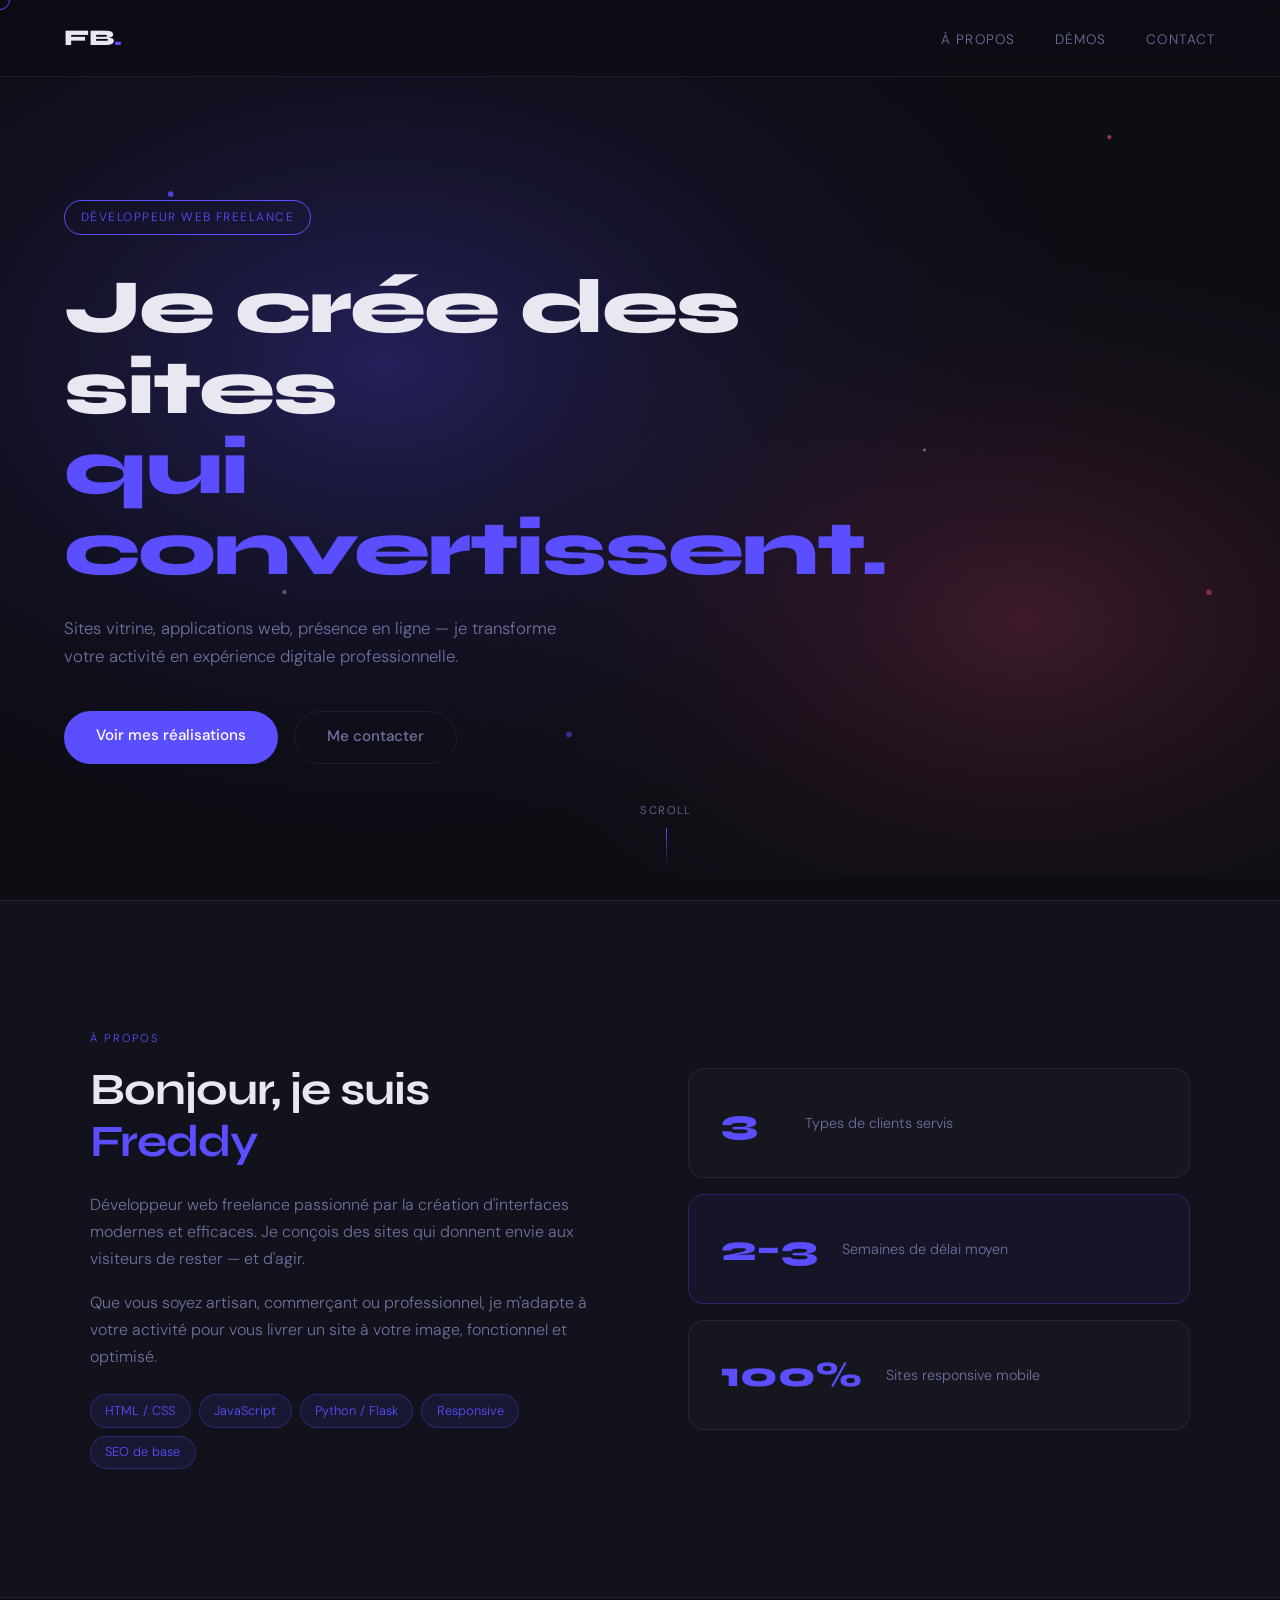
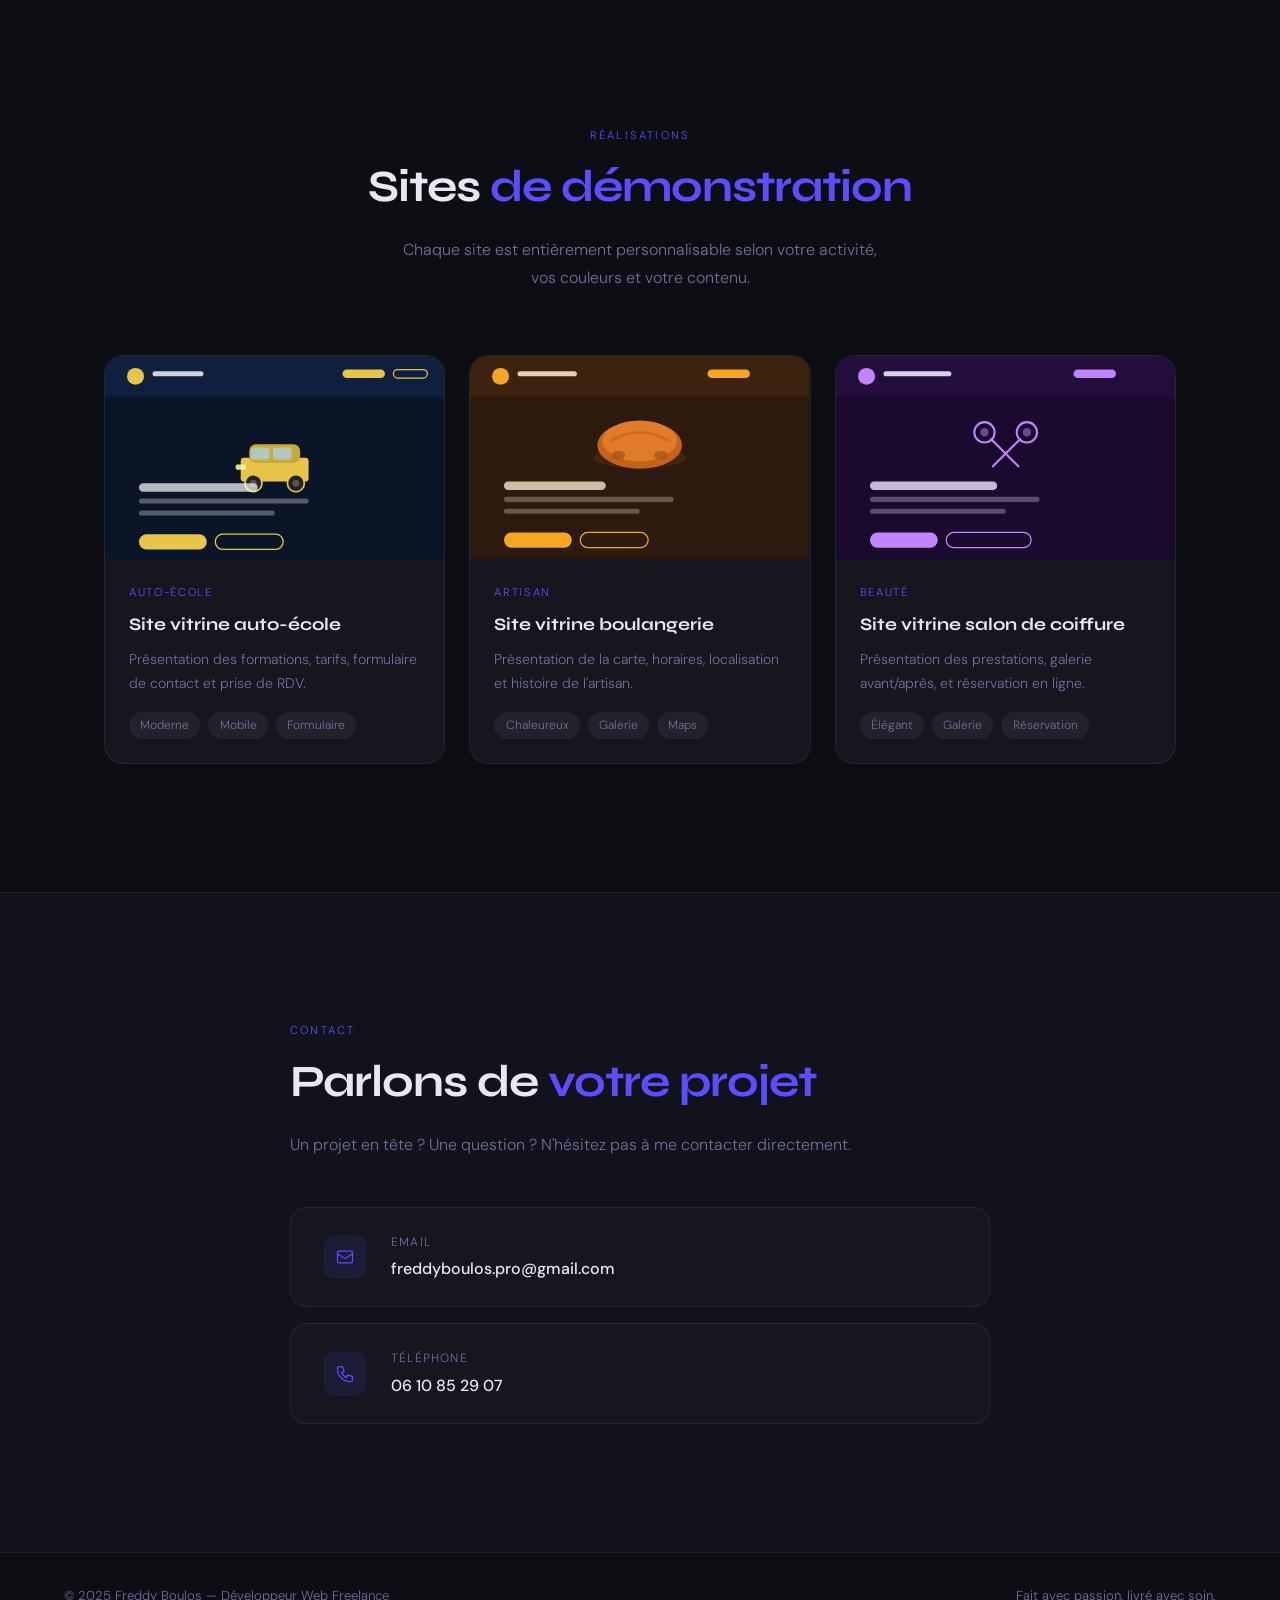
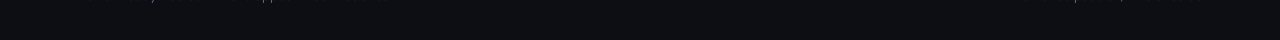
<file: index.html>
<!DOCTYPE html>
<html lang="fr">
<head>
  <meta charset="UTF-8">
  <meta name="viewport" content="width=device-width, initial-scale=1.0">
  <title>Freddy Boulos — Développeur Web</title>
  <link rel="stylesheet" href="style.css">
  <link href="https://fonts.googleapis.com/css2?family=Syne:wght@400;600;700;800&family=DM+Sans:ital,wght@0,300;0,400;0,500;1,300&display=swap" rel="stylesheet">
</head>
<body>

  <!-- CURSOR -->
  <div class="cursor" id="cursor"></div>

  <!-- NAV -->
  <nav class="nav">
    <div class="nav-logo">FB<span class="dot">.</span></div>
    <ul class="nav-links">
      <li><a href="#about">À propos</a></li>
      <li><a href="#demos">Démos</a></li>
      <li><a href="#contact">Contact</a></li>
    </ul>
  </nav>

  <!-- HERO -->
  <section class="hero">
    <div class="hero-bg">
      <svg class="hero-svg" viewBox="0 0 900 600" xmlns="http://www.w3.org/2000/svg">
        <defs>
          <radialGradient id="g1" cx="30%" cy="40%" r="60%">
            <stop offset="0%" stop-color="#5b4eff" stop-opacity="0.3"/>
            <stop offset="100%" stop-color="#0d0d14" stop-opacity="0"/>
          </radialGradient>
          <radialGradient id="g2" cx="80%" cy="70%" r="50%">
            <stop offset="0%" stop-color="#ff4e8a" stop-opacity="0.2"/>
            <stop offset="100%" stop-color="#0d0d14" stop-opacity="0"/>
          </radialGradient>
        </defs>
        <rect width="900" height="600" fill="url(#g1)"/>
        <rect width="900" height="600" fill="url(#g2)"/>
        <circle cx="120" cy="120" r="2" fill="#5b4eff" opacity="0.8"/>
        <circle cx="780" cy="80" r="1.5" fill="#ff4e8a" opacity="0.6"/>
        <circle cx="400" cy="500" r="2" fill="#5b4eff" opacity="0.5"/>
        <circle cx="650" cy="300" r="1" fill="white" opacity="0.4"/>
        <circle cx="200" cy="400" r="1.5" fill="white" opacity="0.3"/>
        <circle cx="850" cy="400" r="2" fill="#ff4e8a" opacity="0.4"/>
      </svg>
    </div>
    <div class="hero-content">
      <div class="hero-tag">Développeur Web Freelance</div>
      <h1 class="hero-title">
        <span class="line">Je crée des sites</span>
        <span class="line accent">qui convertissent.</span>
      </h1>
      <p class="hero-sub">Sites vitrine, applications web, présence en ligne — je transforme votre activité en expérience digitale professionnelle.</p>
      <div class="hero-actions">
        <a href="#demos" class="btn-primary">Voir mes réalisations</a>
        <a href="#contact" class="btn-ghost">Me contacter</a>
      </div>
    </div>
    <div class="hero-scroll">
      <span>Scroll</span>
      <div class="scroll-line"></div>
    </div>
  </section>

  <!-- ABOUT -->
  <section class="about" id="about">
    <div class="about-grid">
      <div class="about-left">
        <div class="section-label">À propos</div>
        <h2 class="section-title">Bonjour, je suis <span class="accent">Freddy</span></h2>
        <p>Développeur web freelance passionné par la création d'interfaces modernes et efficaces. Je conçois des sites qui donnent envie aux visiteurs de rester — et d'agir.</p>
        <p>Que vous soyez artisan, commerçant ou professionnel, je m'adapte à votre activité pour vous livrer un site à votre image, fonctionnel et optimisé.</p>
        <div class="skills-row">
          <span class="skill-tag">HTML / CSS</span>
          <span class="skill-tag">JavaScript</span>
          <span class="skill-tag">Python / Flask</span>
          <span class="skill-tag">Responsive</span>
          <span class="skill-tag">SEO de base</span>
        </div>
      </div>
      <div class="about-right">
        <div class="stat-card">
          <div class="stat-num">3</div>
          <div class="stat-label">Types de clients servis</div>
        </div>
        <div class="stat-card accent-card">
          <div class="stat-num">2–3</div>
          <div class="stat-label">Semaines de délai moyen</div>
        </div>
        <div class="stat-card">
          <div class="stat-num">100%</div>
          <div class="stat-label">Sites responsive mobile</div>
        </div>
      </div>
    </div>
  </section>

  <!-- DEMOS -->
  <section class="demos" id="demos">
    <div class="section-label center">Réalisations</div>
    <h2 class="section-title center">Sites <span class="accent">de démonstration</span></h2>
    <p class="demos-sub">Chaque site est entièrement personnalisable selon votre activité, vos couleurs et votre contenu.</p>

    <div class="demos-grid">

      <div class="demo-card" data-url="demos/auto-ecole/index.html">
        <div class="demo-preview">
          <svg viewBox="0 0 400 240" xmlns="http://www.w3.org/2000/svg">
            <rect width="400" height="240" fill="#0a1628"/>
            <rect x="0" y="0" width="400" height="48" fill="#0f1f3d"/>
            <circle cx="36" cy="24" r="10" fill="#e8c44a"/>
            <rect x="56" cy="18" width="60" height="6" rx="3" fill="#ffffff" opacity="0.8" y="18"/>
            <rect x="280" y="16" width="50" height="10" rx="5" fill="#e8c44a"/>
            <rect x="340" y="16" width="40" height="10" rx="5" fill="none" stroke="#e8c44a" stroke-width="1.5"/>
            <!-- Car SVG -->
            <g transform="translate(140, 80)">
              <rect x="20" y="40" width="80" height="28" rx="4" fill="#e8c44a"/>
              <rect x="30" y="24" width="60" height="22" rx="8" fill="#c9aa38"/>
              <circle cx="35" cy="70" r="10" fill="#222" stroke="#e8c44a" stroke-width="2"/>
              <circle cx="85" cy="70" r="10" fill="#222" stroke="#e8c44a" stroke-width="2"/>
              <circle cx="35" cy="70" r="4" fill="#555"/>
              <circle cx="85" cy="70" r="4" fill="#555"/>
              <rect x="32" y="28" width="22" height="14" rx="3" fill="#a8d4f5" opacity="0.7"/>
              <rect x="58" y="28" width="22" height="14" rx="3" fill="#a8d4f5" opacity="0.7"/>
              <rect x="14" y="48" width="12" height="6" rx="2" fill="#f5f5a0" opacity="0.9"/>
            </g>
            <rect x="40" y="150" width="140" height="10" rx="5" fill="#ffffff" opacity="0.7"/>
            <rect x="40" y="168" width="200" height="6" rx="3" fill="#ffffff" opacity="0.3"/>
            <rect x="40" y="182" width="160" height="6" rx="3" fill="#ffffff" opacity="0.3"/>
            <rect x="40" y="210" width="80" height="18" rx="9" fill="#e8c44a"/>
            <rect x="130" y="210" width="80" height="18" rx="9" fill="none" stroke="#e8c44a" stroke-width="1.5"/>
          </svg>
          <div class="demo-overlay">
            <span>Voir la démo →</span>
          </div>
        </div>
        <div class="demo-info">
          <div class="demo-type">Auto-École</div>
          <h3>Site vitrine auto-école</h3>
          <p>Présentation des formations, tarifs, formulaire de contact et prise de RDV.</p>
          <div class="demo-tags">
            <span>Moderne</span><span>Mobile</span><span>Formulaire</span>
          </div>
        </div>
      </div>

      <div class="demo-card" data-url="demos/boulangerie/index.html">
        <div class="demo-preview">
          <svg viewBox="0 0 400 240" xmlns="http://www.w3.org/2000/svg">
            <rect width="400" height="240" fill="#2d1a0e"/>
            <rect x="0" y="0" width="400" height="48" fill="#3d2210"/>
            <circle cx="36" cy="24" r="10" fill="#f5a623"/>
            <rect x="56" y="18" width="70" height="6" rx="3" fill="#f5e6c8" opacity="0.9"/>
            <rect x="280" y="16" width="50" height="10" rx="5" fill="#f5a623"/>
            <!-- Bread SVG -->
            <g transform="translate(150, 65)">
              <ellipse cx="50" cy="55" rx="55" ry="12" fill="#5a2e0a" opacity="0.5"/>
              <ellipse cx="50" cy="40" rx="50" ry="28" fill="#c4621a"/>
              <ellipse cx="50" cy="35" rx="44" ry="24" fill="#e07b2a"/>
              <path d="M 16 35 Q 50 15 84 35" stroke="#c4621a" stroke-width="3" fill="none" opacity="0.6"/>
              <ellipse cx="25" cy="52" rx="8" ry="5" fill="#a0501a" opacity="0.7"/>
              <ellipse cx="75" cy="52" rx="8" ry="5" fill="#a0501a" opacity="0.7"/>
            </g>
            <rect x="40" y="148" width="120" height="10" rx="5" fill="#f5e6c8" opacity="0.8"/>
            <rect x="40" y="166" width="200" height="6" rx="3" fill="#f5e6c8" opacity="0.3"/>
            <rect x="40" y="180" width="160" height="6" rx="3" fill="#f5e6c8" opacity="0.3"/>
            <rect x="40" y="208" width="80" height="18" rx="9" fill="#f5a623"/>
            <rect x="130" y="208" width="80" height="18" rx="9" fill="none" stroke="#f5a623" stroke-width="1.5"/>
          </svg>
          <div class="demo-overlay">
            <span>Voir la démo →</span>
          </div>
        </div>
        <div class="demo-info">
          <div class="demo-type">Artisan</div>
          <h3>Site vitrine boulangerie</h3>
          <p>Présentation de la carte, horaires, localisation et histoire de l'artisan.</p>
          <div class="demo-tags">
            <span>Chaleureux</span><span>Galerie</span><span>Maps</span>
          </div>
        </div>
      </div>

      <div class="demo-card" data-url="demos/coiffeur/index.html">
        <div class="demo-preview">
          <svg viewBox="0 0 400 240" xmlns="http://www.w3.org/2000/svg">
            <rect width="400" height="240" fill="#1a0a2e"/>
            <rect x="0" y="0" width="400" height="48" fill="#220d3d"/>
            <circle cx="36" cy="24" r="10" fill="#c084fc"/>
            <rect x="56" y="18" width="80" height="6" rx="3" fill="#f0e6ff" opacity="0.9"/>
            <rect x="280" y="16" width="50" height="10" rx="5" fill="#c084fc"/>
            <!-- Scissors SVG -->
            <g transform="translate(150, 60)">
              <circle cx="25" cy="30" r="12" fill="none" stroke="#c084fc" stroke-width="2.5"/>
              <circle cx="75" cy="30" r="12" fill="none" stroke="#c084fc" stroke-width="2.5"/>
              <circle cx="25" cy="30" r="5" fill="#c084fc" opacity="0.5"/>
              <circle cx="75" cy="30" r="5" fill="#c084fc" opacity="0.5"/>
              <line x1="33" y1="38" x2="65" y2="70" stroke="#c084fc" stroke-width="2.5" stroke-linecap="round"/>
              <line x1="67" y1="38" x2="35" y2="70" stroke="#c084fc" stroke-width="2.5" stroke-linecap="round"/>
            </g>
            <rect x="40" y="148" width="150" height="10" rx="5" fill="#f0e6ff" opacity="0.8"/>
            <rect x="40" y="166" width="200" height="6" rx="3" fill="#f0e6ff" opacity="0.3"/>
            <rect x="40" y="180" width="160" height="6" rx="3" fill="#f0e6ff" opacity="0.3"/>
            <rect x="40" y="208" width="80" height="18" rx="9" fill="#c084fc"/>
            <rect x="130" y="208" width="100" height="18" rx="9" fill="none" stroke="#c084fc" stroke-width="1.5"/>
          </svg>
          <div class="demo-overlay">
            <span>Voir la démo →</span>
          </div>
        </div>
        <div class="demo-info">
          <div class="demo-type">Beauté</div>
          <h3>Site vitrine salon de coiffure</h3>
          <p>Présentation des prestations, galerie avant/après, et réservation en ligne.</p>
          <div class="demo-tags">
            <span>Élégant</span><span>Galerie</span><span>Réservation</span>
          </div>
        </div>
      </div>

    </div>
  </section>

  <!-- CONTACT -->
  <section class="contact" id="contact">
    <div class="contact-inner">
      <div class="section-label">Contact</div>
      <h2 class="section-title">Parlons de <span class="accent">votre projet</span></h2>
      <p>Un projet en tête ? Une question ? N'hésitez pas à me contacter directement.</p>
      <div class="contact-cards">
        <a href="mailto:freddyboulos.pro@gmail.com" class="contact-card">
          <div class="contact-icon">
            <svg viewBox="0 0 24 24" fill="none" stroke="currentColor" stroke-width="1.5">
              <path d="M3 8l7.89 5.26a2 2 0 002.22 0L21 8M5 19h14a2 2 0 002-2V7a2 2 0 00-2-2H5a2 2 0 00-2 2v10a2 2 0 002 2z"/>
            </svg>
          </div>
          <div>
            <div class="contact-label">Email</div>
            <div class="contact-value">freddyboulos.pro@gmail.com</div>
          </div>
        </a>
        <a href="tel:0610852907" class="contact-card">
          <div class="contact-icon">
            <svg viewBox="0 0 24 24" fill="none" stroke="currentColor" stroke-width="1.5">
              <path d="M3 5a2 2 0 012-2h3.28a1 1 0 01.948.684l1.498 4.493a1 1 0 01-.502 1.21l-2.257 1.13a11.042 11.042 0 005.516 5.516l1.13-2.257a1 1 0 011.21-.502l4.493 1.498a1 1 0 01.684.949V19a2 2 0 01-2 2h-1C9.716 21 3 14.284 3 6V5z"/>
            </svg>
          </div>
          <div>
            <div class="contact-label">Téléphone</div>
            <div class="contact-value">06 10 85 29 07</div>
          </div>
        </a>
      </div>
    </div>
  </section>

  <!-- FOOTER -->
  <footer class="footer">
    <div>© 2025 Freddy Boulos — Développeur Web Freelance</div>
    <div class="footer-sub">Fait avec passion, livré avec soin.</div>
  </footer>

  <script src="script.js"></script>
</body>
</html>
</file>
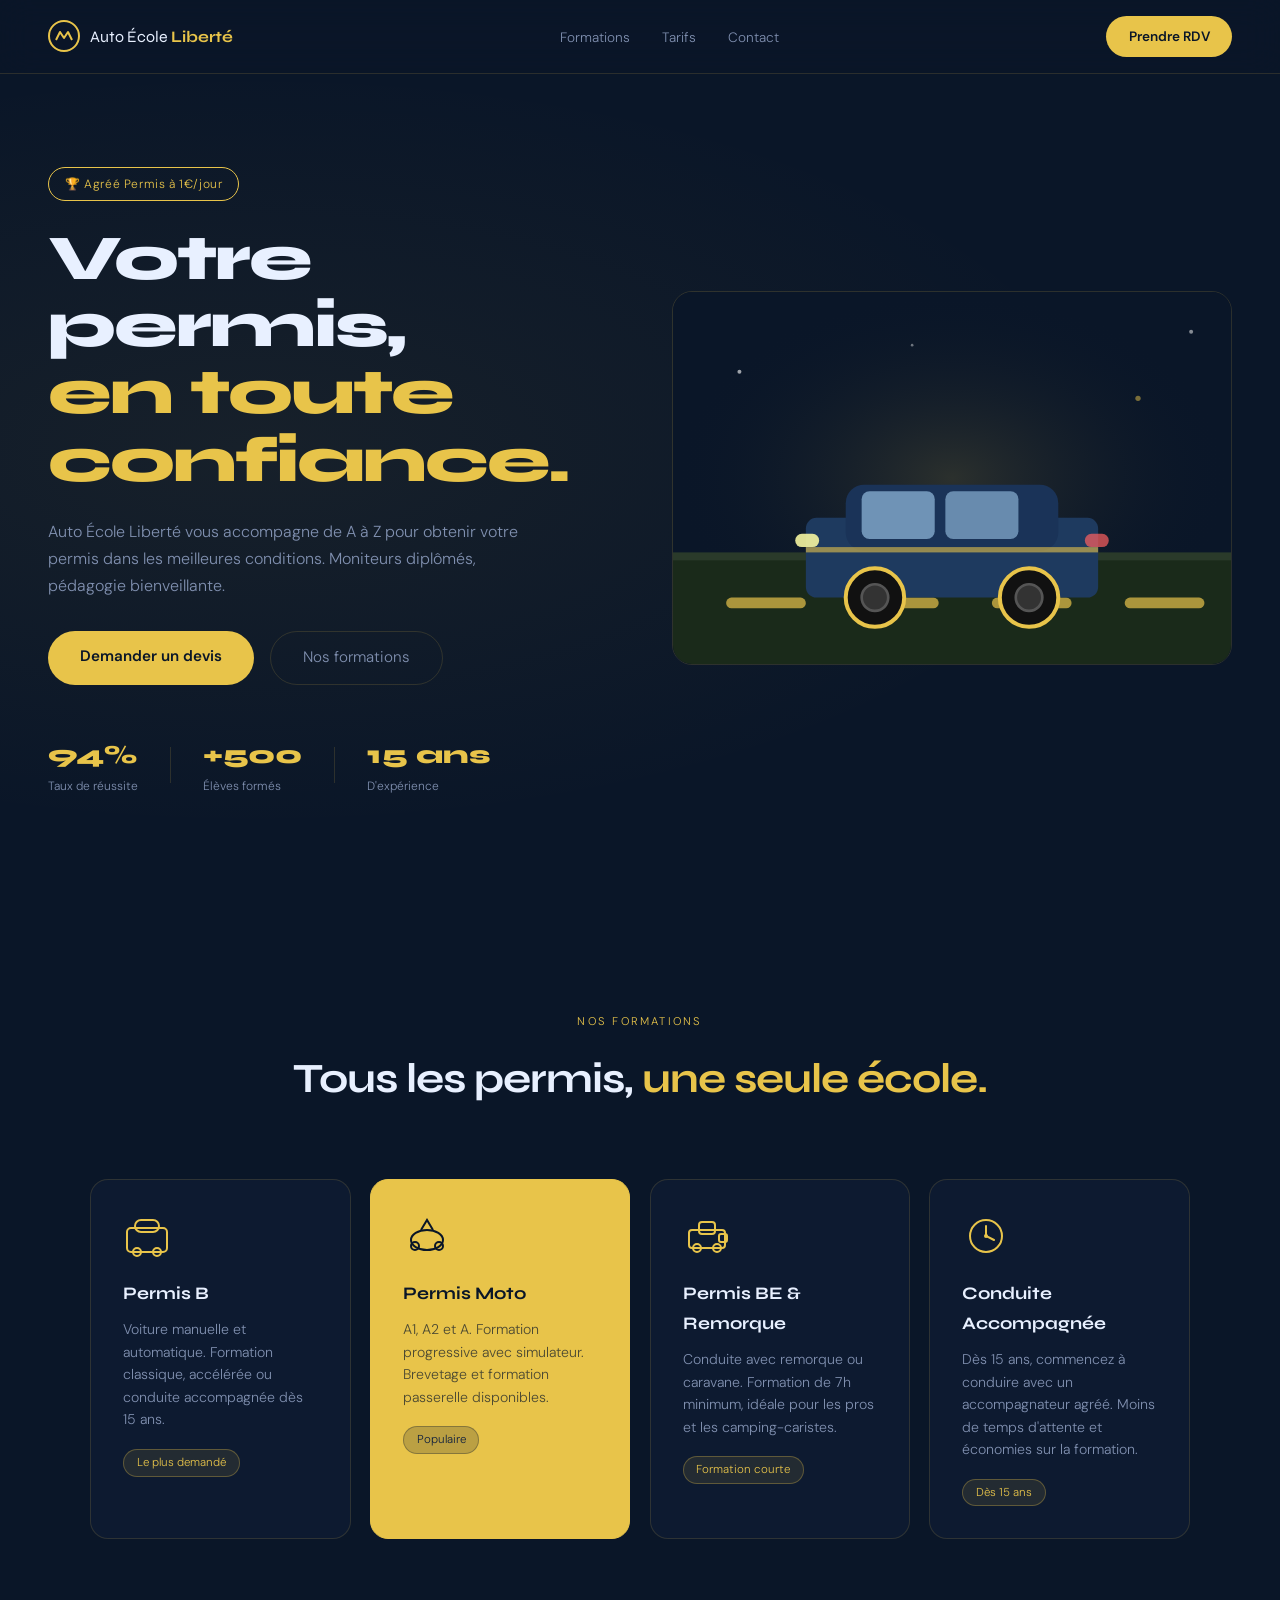
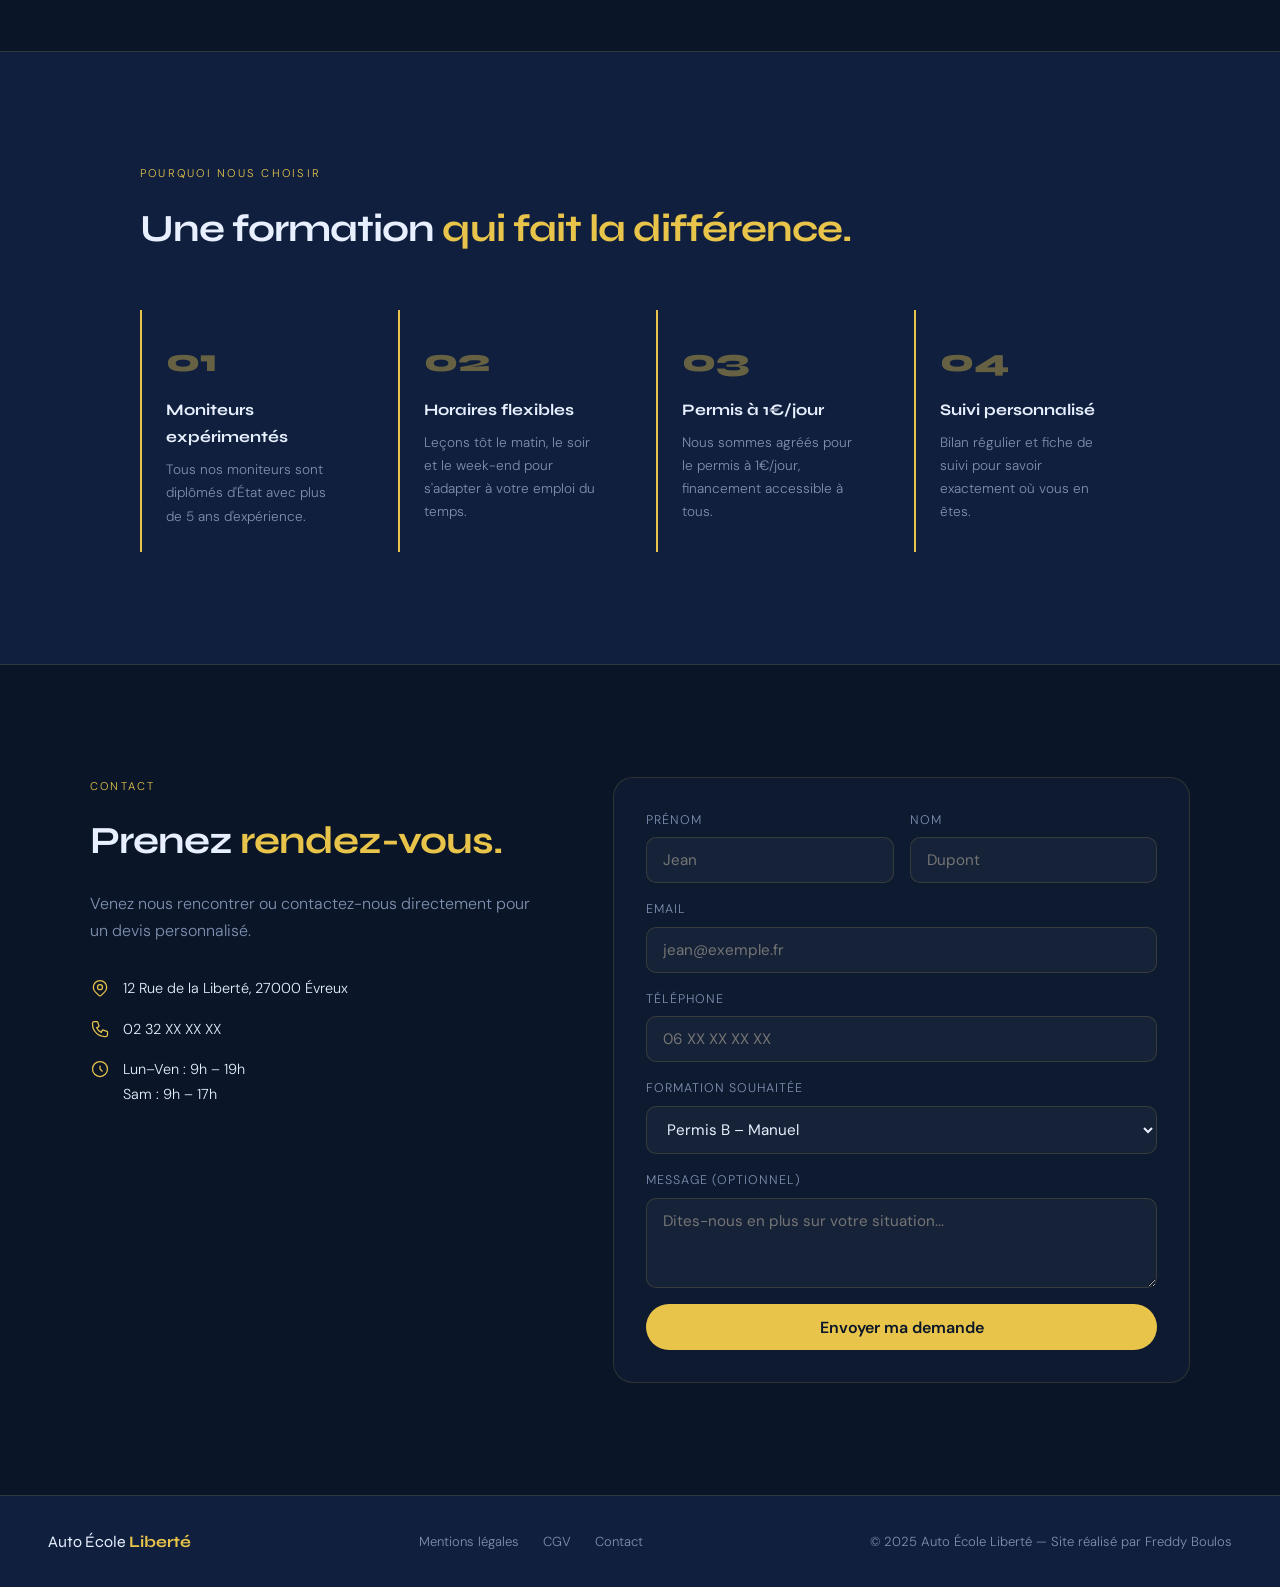
<file: demos/auto-ecole/index.html>
<!DOCTYPE html>
<html lang="fr">
<head>
  <meta charset="UTF-8">
  <meta name="viewport" content="width=device-width, initial-scale=1.0">
  <title>Auto École Liberté — Évreux</title>
  <link rel="stylesheet" href="style.css">
  <link href="https://fonts.googleapis.com/css2?family=Syne:wght@400;600;700;800&family=DM+Sans:wght@300;400;500&display=swap" rel="stylesheet">
</head>
<body>

  <nav class="nav">
    <div class="logo">
      <svg width="32" height="32" viewBox="0 0 32 32">
        <circle cx="16" cy="16" r="15" fill="none" stroke="#e8c44a" stroke-width="2"/>
        <path d="M8 20 L12 12 L16 18 L20 12 L24 20" stroke="#e8c44a" stroke-width="2" fill="none" stroke-linejoin="round"/>
      </svg>
      <span>Auto École <strong>Liberté</strong></span>
    </div>
    <ul class="nav-links">
      <li><a href="#formations">Formations</a></li>
      <li><a href="#tarifs">Tarifs</a></li>
      <li><a href="#contact">Contact</a></li>
    </ul>
    <a href="#contact" class="btn-nav">Prendre RDV</a>
    <button class="burger" id="burger">☰</button>
  </nav>

  <section class="hero">
    <div class="hero-content">
      <div class="badge">🏆 Agréé Permis à 1€/jour</div>
      <h1>Votre permis,<br><span>en toute confiance.</span></h1>
      <p>Auto École Liberté vous accompagne de A à Z pour obtenir votre permis dans les meilleures conditions. Moniteurs diplômés, pédagogie bienveillante.</p>
      <div class="hero-btns">
        <a href="#contact" class="btn-primary">Demander un devis</a>
        <a href="#formations" class="btn-outline">Nos formations</a>
      </div>
      <div class="hero-stats">
        <div class="stat"><span class="num">94%</span><span class="lbl">Taux de réussite</span></div>
        <div class="divider"></div>
        <div class="stat"><span class="num">+500</span><span class="lbl">Élèves formés</span></div>
        <div class="divider"></div>
        <div class="stat"><span class="num">15 ans</span><span class="lbl">D'expérience</span></div>
      </div>
    </div>
    <div class="hero-visual">
      <svg viewBox="0 0 420 280" xmlns="http://www.w3.org/2000/svg">
        <defs>
          <radialGradient id="glow" cx="50%" cy="50%" r="50%">
            <stop offset="0%" stop-color="#e8c44a" stop-opacity="0.15"/>
            <stop offset="100%" stop-color="#0a1628" stop-opacity="0"/>
          </radialGradient>
        </defs>
        <rect width="420" height="280" fill="#0a1628"/>
        <rect width="420" height="280" fill="url(#glow)"/>
        <!-- Route -->
        <rect x="0" y="200" width="420" height="80" fill="#1a2a1a"/>
        <rect x="0" y="196" width="420" height="6" fill="#2a3a2a"/>
        <rect x="40" y="230" width="60" height="8" rx="4" fill="#e8c44a" opacity="0.7"/>
        <rect x="140" y="230" width="60" height="8" rx="4" fill="#e8c44a" opacity="0.7"/>
        <rect x="240" y="230" width="60" height="8" rx="4" fill="#e8c44a" opacity="0.7"/>
        <rect x="340" y="230" width="60" height="8" rx="4" fill="#e8c44a" opacity="0.7"/>
        <!-- Car body -->
        <g transform="translate(100, 130)">
          <rect x="0" y="40" width="220" height="60" rx="8" fill="#1e3a5f"/>
          <rect x="30" y="15" width="160" height="50" rx="14" fill="#1a3358"/>
          <!-- Windows -->
          <rect x="42" y="20" width="55" height="36" rx="6" fill="#a8d4f5" opacity="0.6"/>
          <rect x="105" y="20" width="55" height="36" rx="6" fill="#a8d4f5" opacity="0.55"/>
          <!-- Wheels -->
          <circle cx="52" cy="100" r="22" fill="#111" stroke="#e8c44a" stroke-width="3"/>
          <circle cx="52" cy="100" r="10" fill="#333" stroke="#555" stroke-width="2"/>
          <circle cx="168" cy="100" r="22" fill="#111" stroke="#e8c44a" stroke-width="3"/>
          <circle cx="168" cy="100" r="10" fill="#333" stroke="#555" stroke-width="2"/>
          <!-- Headlights -->
          <rect x="-8" y="52" width="18" height="10" rx="5" fill="#f5f5a0" opacity="0.9"/>
          <rect x="210" y="52" width="18" height="10" rx="5" fill="#ff6060" opacity="0.7"/>
          <!-- Stripe -->
          <rect x="0" y="62" width="220" height="4" fill="#e8c44a" opacity="0.6"/>
        </g>
        <!-- Stars -->
        <circle cx="50" cy="60" r="1.5" fill="white" opacity="0.6"/>
        <circle cx="180" cy="40" r="1" fill="white" opacity="0.4"/>
        <circle cx="350" cy="80" r="2" fill="#e8c44a" opacity="0.5"/>
        <circle cx="390" cy="30" r="1.5" fill="white" opacity="0.5"/>
      </svg>
    </div>
  </section>

  <section class="formations" id="formations">
    <div class="section-header">
      <div class="label">Nos formations</div>
      <h2>Tous les permis, <span>une seule école.</span></h2>
    </div>
    <div class="grid">
      <div class="card">
        <div class="card-icon">
          <svg viewBox="0 0 48 48" fill="none">
            <rect x="4" y="16" width="40" height="24" rx="4" stroke="#e8c44a" stroke-width="2"/>
            <rect x="12" y="8" width="24" height="12" rx="6" stroke="#e8c44a" stroke-width="2"/>
            <circle cx="14" cy="40" r="4" stroke="#e8c44a" stroke-width="2"/>
            <circle cx="34" cy="40" r="4" stroke="#e8c44a" stroke-width="2"/>
          </svg>
        </div>
        <h3>Permis B</h3>
        <p>Voiture manuelle et automatique. Formation classique, accélérée ou conduite accompagnée dès 15 ans.</p>
        <div class="card-tag">Le plus demandé</div>
      </div>
      <div class="card featured">
        <div class="card-icon">
          <svg viewBox="0 0 48 48" fill="none">
            <ellipse cx="24" cy="28" rx="16" ry="10" stroke="#0a1628" stroke-width="2"/>
            <circle cx="12" cy="34" r="4" stroke="#0a1628" stroke-width="2"/>
            <circle cx="36" cy="34" r="4" stroke="#0a1628" stroke-width="2"/>
            <path d="M18 18 L24 8 L30 18" stroke="#0a1628" stroke-width="2" fill="none"/>
          </svg>
        </div>
        <h3>Permis Moto</h3>
        <p>A1, A2 et A. Formation progressive avec simulateur. Brevetage et formation passerelle disponibles.</p>
        <div class="card-tag dark">Populaire</div>
      </div>
      <div class="card">
        <div class="card-icon">
          <svg viewBox="0 0 48 48" fill="none">
            <rect x="6" y="18" width="36" height="18" rx="3" stroke="#e8c44a" stroke-width="2"/>
            <rect x="16" y="10" width="16" height="12" rx="3" stroke="#e8c44a" stroke-width="2"/>
            <circle cx="14" cy="36" r="4" stroke="#e8c44a" stroke-width="2"/>
            <circle cx="34" cy="36" r="4" stroke="#e8c44a" stroke-width="2"/>
            <rect x="36" y="22" width="8" height="8" rx="2" stroke="#e8c44a" stroke-width="2"/>
          </svg>
        </div>
        <h3>Permis BE & Remorque</h3>
        <p>Conduite avec remorque ou caravane. Formation de 7h minimum, idéale pour les pros et les camping-caristes.</p>
        <div class="card-tag">Formation courte</div>
      </div>
      <div class="card">
        <div class="card-icon">
          <svg viewBox="0 0 48 48" fill="none">
            <circle cx="24" cy="24" r="16" stroke="#e8c44a" stroke-width="2"/>
            <path d="M24 14 L24 24 L32 28" stroke="#e8c44a" stroke-width="2" stroke-linecap="round"/>
            <circle cx="24" cy="24" r="2" fill="#e8c44a"/>
          </svg>
        </div>
        <h3>Conduite Accompagnée</h3>
        <p>Dès 15 ans, commencez à conduire avec un accompagnateur agréé. Moins de temps d'attente et économies sur la formation.</p>
        <div class="card-tag">Dès 15 ans</div>
      </div>
    </div>
  </section>

  <section class="why">
    <div class="why-inner">
      <div class="label">Pourquoi nous choisir</div>
      <h2>Une formation <span>qui fait la différence.</span></h2>
      <div class="why-grid">
        <div class="why-item">
          <div class="why-num">01</div>
          <h4>Moniteurs expérimentés</h4>
          <p>Tous nos moniteurs sont diplômés d'État avec plus de 5 ans d'expérience.</p>
        </div>
        <div class="why-item">
          <div class="why-num">02</div>
          <h4>Horaires flexibles</h4>
          <p>Leçons tôt le matin, le soir et le week-end pour s'adapter à votre emploi du temps.</p>
        </div>
        <div class="why-item">
          <div class="why-num">03</div>
          <h4>Permis à 1€/jour</h4>
          <p>Nous sommes agréés pour le permis à 1€/jour, financement accessible à tous.</p>
        </div>
        <div class="why-item">
          <div class="why-num">04</div>
          <h4>Suivi personnalisé</h4>
          <p>Bilan régulier et fiche de suivi pour savoir exactement où vous en êtes.</p>
        </div>
      </div>
    </div>
  </section>

  <section class="contact-section" id="contact">
    <div class="contact-inner">
      <div class="contact-info">
        <div class="label">Contact</div>
        <h2>Prenez <span>rendez-vous.</span></h2>
        <p>Venez nous rencontrer ou contactez-nous directement pour un devis personnalisé.</p>
        <div class="info-list">
          <div class="info-item">
            <svg viewBox="0 0 24 24" fill="none" stroke="currentColor" stroke-width="1.5"><path d="M17.657 16.657L13.414 20.9a1.998 1.998 0 01-2.827 0l-4.244-4.243a8 8 0 1111.314 0z"/><path d="M15 11a3 3 0 11-6 0 3 3 0 016 0z"/></svg>
            <span>12 Rue de la Liberté, 27000 Évreux</span>
          </div>
          <div class="info-item">
            <svg viewBox="0 0 24 24" fill="none" stroke="currentColor" stroke-width="1.5"><path d="M3 5a2 2 0 012-2h3.28a1 1 0 01.948.684l1.498 4.493a1 1 0 01-.502 1.21l-2.257 1.13a11.042 11.042 0 005.516 5.516l1.13-2.257a1 1 0 011.21-.502l4.493 1.498a1 1 0 01.684.949V19a2 2 0 01-2 2h-1C9.716 21 3 14.284 3 6V5z"/></svg>
            <span>02 32 XX XX XX</span>
          </div>
          <div class="info-item">
            <svg viewBox="0 0 24 24" fill="none" stroke="currentColor" stroke-width="1.5"><path d="M12 8v4l3 3m6-3a9 9 0 11-18 0 9 9 0 0118 0z"/></svg>
            <div>
              <div>Lun–Ven : 9h – 19h</div>
              <div>Sam : 9h – 17h</div>
            </div>
          </div>
        </div>
      </div>
      <form class="contact-form" onsubmit="handleSubmit(event)">
        <div class="form-row">
          <div class="form-group">
            <label>Prénom</label>
            <input type="text" placeholder="Jean" required>
          </div>
          <div class="form-group">
            <label>Nom</label>
            <input type="text" placeholder="Dupont" required>
          </div>
        </div>
        <div class="form-group">
          <label>Email</label>
          <input type="email" placeholder="jean@exemple.fr" required>
        </div>
        <div class="form-group">
          <label>Téléphone</label>
          <input type="tel" placeholder="06 XX XX XX XX">
        </div>
        <div class="form-group">
          <label>Formation souhaitée</label>
          <select>
            <option>Permis B – Manuel</option>
            <option>Permis B – Automatique</option>
            <option>Conduite Accompagnée (AAC)</option>
            <option>Permis Moto A1/A2</option>
            <option>Permis BE / Remorque</option>
          </select>
        </div>
        <div class="form-group">
          <label>Message (optionnel)</label>
          <textarea placeholder="Dites-nous en plus sur votre situation..."></textarea>
        </div>
        <button type="submit" class="btn-primary full">Envoyer ma demande</button>
        <div class="form-success" id="success">✅ Demande envoyée ! Nous vous recontactons sous 24h.</div>
      </form>
    </div>
  </section>

  <footer class="footer">
    <div class="footer-logo">Auto École <strong>Liberté</strong></div>
    <div class="footer-links">
      <a href="#">Mentions légales</a>
      <a href="#">CGV</a>
      <a href="#contact">Contact</a>
    </div>
    <div class="footer-copy">© 2025 Auto École Liberté — Site réalisé par Freddy Boulos</div>
  </footer>

  <script src="script.js"></script>
</body>
</html>
</file>
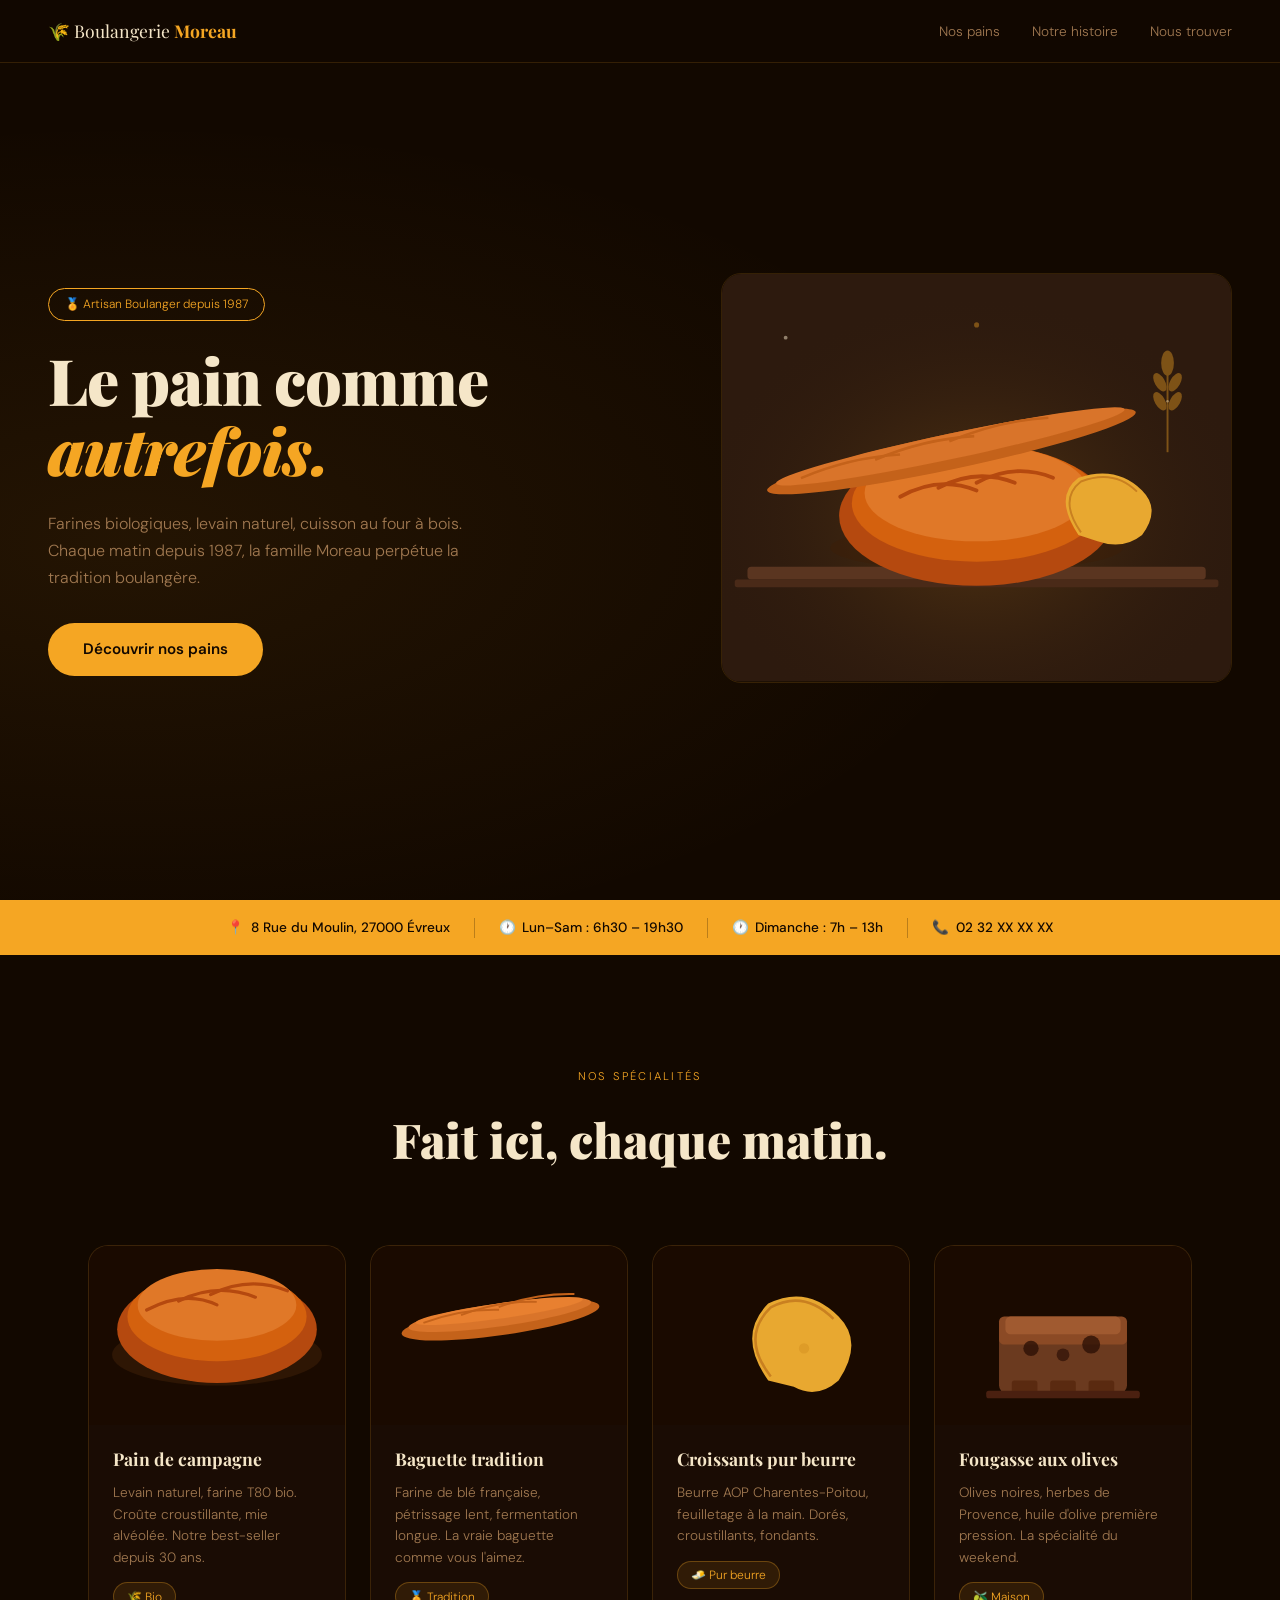
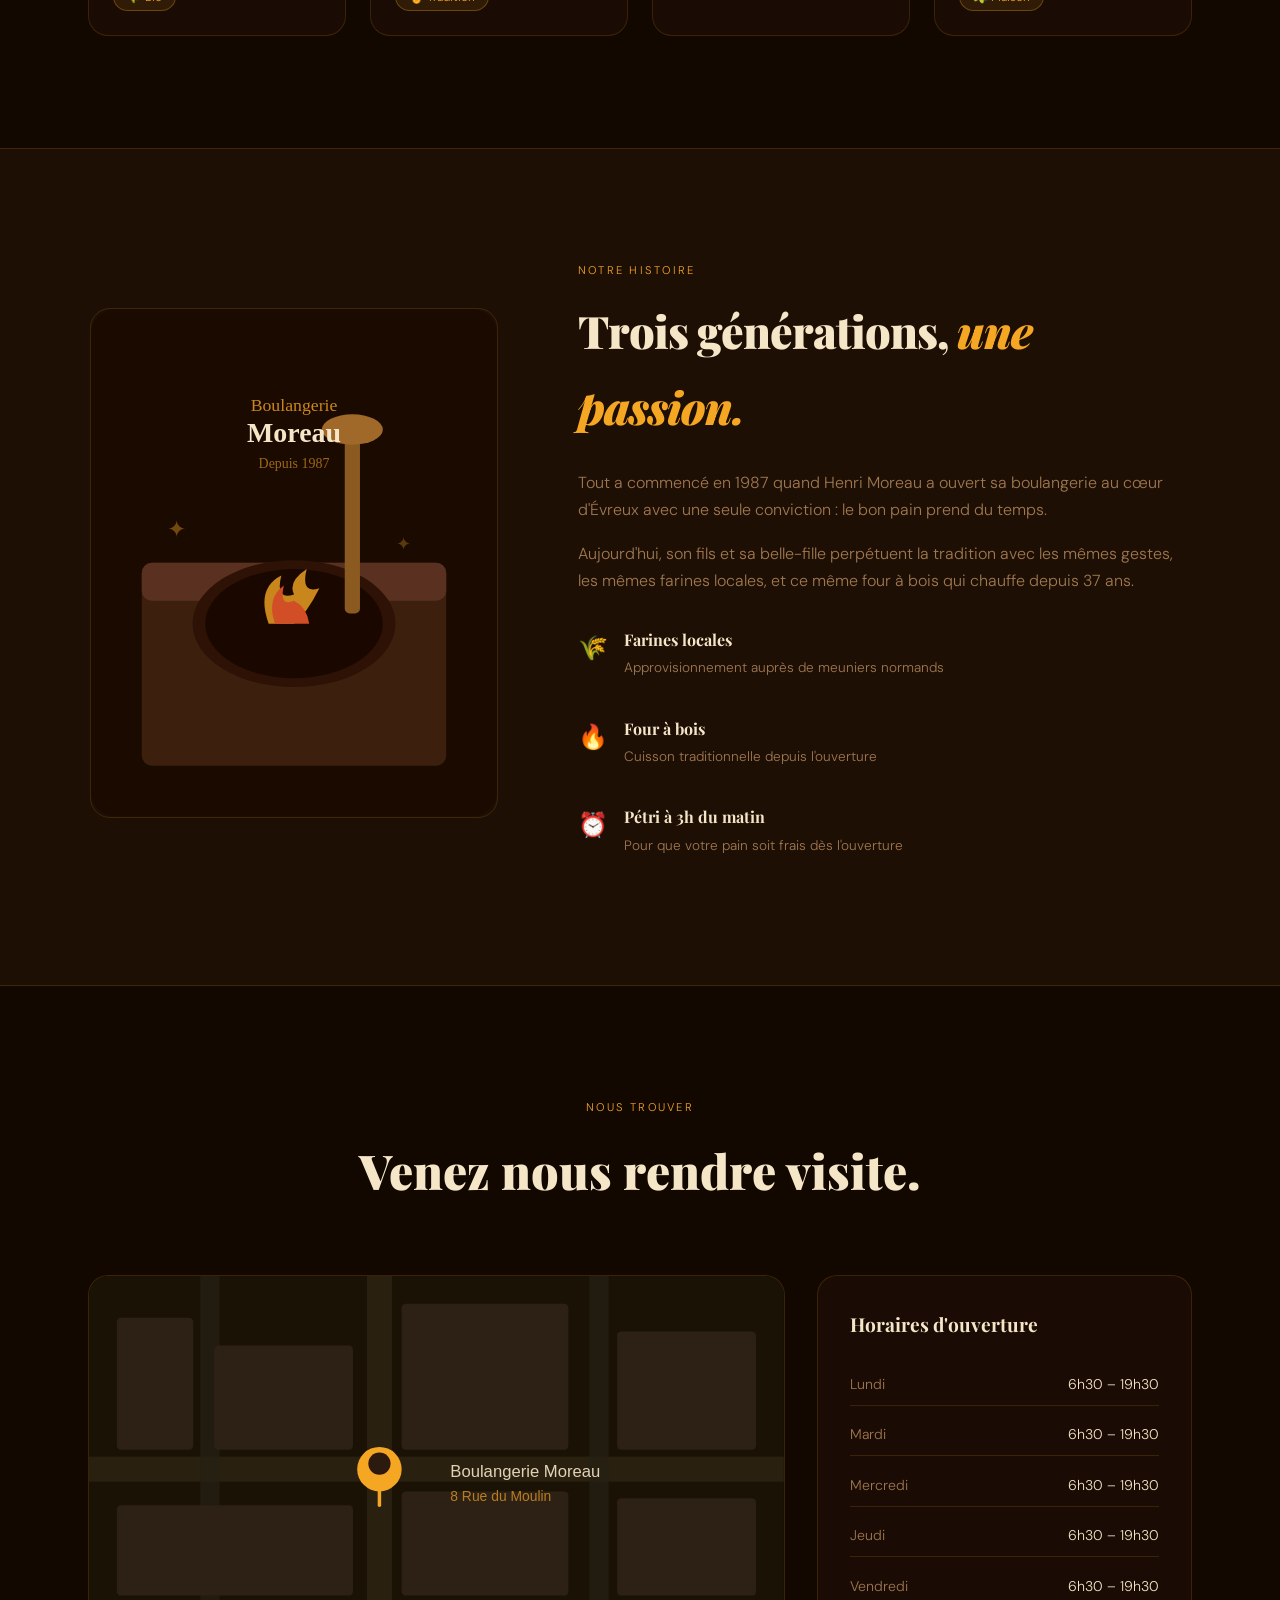
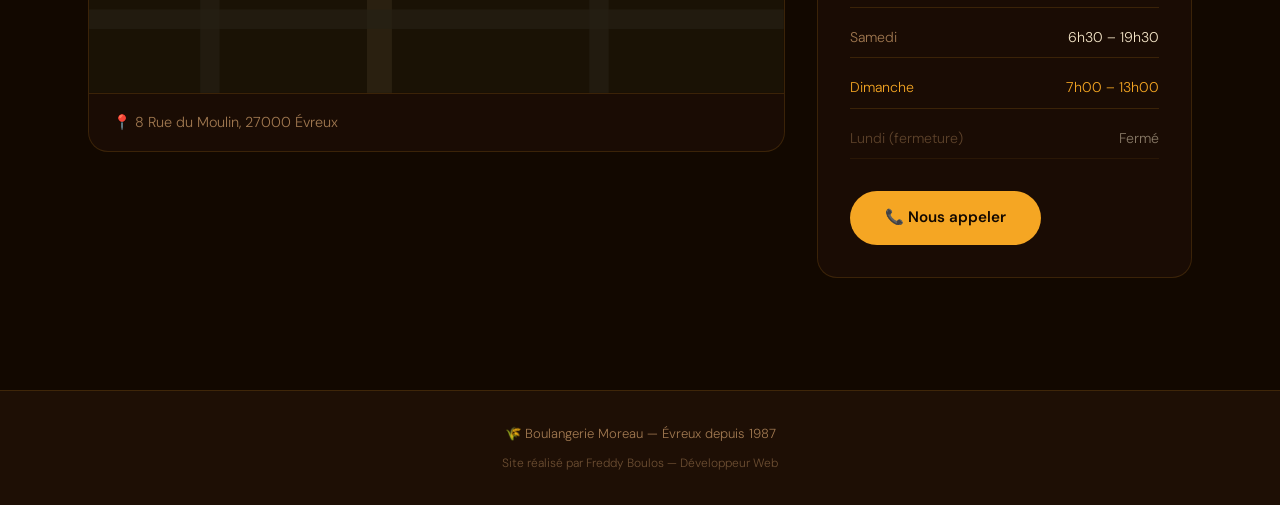
<file: demos/boulangerie/index.html>
<!DOCTYPE html>
<html lang="fr">
<head>
  <meta charset="UTF-8">
  <meta name="viewport" content="width=device-width, initial-scale=1.0">
  <title>Boulangerie Artisanale Moreau</title>
  <link rel="stylesheet" href="style.css">
  <link href="https://fonts.googleapis.com/css2?family=Playfair+Display:ital,wght@0,700;0,900;1,700&family=DM+Sans:wght@300;400;500&display=swap" rel="stylesheet">
</head>
<body>

  <nav class="nav">
    <div class="logo">🌾 Boulangerie <strong>Moreau</strong></div>
    <ul class="nav-links">
      <li><a href="#produits">Nos pains</a></li>
      <li><a href="#histoire">Notre histoire</a></li>
      <li><a href="#contact">Nous trouver</a></li>
    </ul>
    <button class="burger" id="burger">☰</button>
  </nav>

  <section class="hero">
    <div class="hero-text">
      <div class="badge">🏅 Artisan Boulanger depuis 1987</div>
      <h1>Le pain comme <em>autrefois.</em></h1>
      <p>Farines biologiques, levain naturel, cuisson au four à bois. Chaque matin depuis 1987, la famille Moreau perpétue la tradition boulangère.</p>
      <a href="#produits" class="btn-primary">Découvrir nos pains</a>
    </div>
    <div class="hero-visual">
      <svg viewBox="0 0 400 320" xmlns="http://www.w3.org/2000/svg">
        <defs>
          <radialGradient id="bg-glow" cx="50%" cy="60%" r="55%">
            <stop offset="0%" stop-color="#f5a623" stop-opacity="0.2"/>
            <stop offset="100%" stop-color="#2d1a0e" stop-opacity="0"/>
          </radialGradient>
        </defs>
        <rect width="400" height="320" fill="#2d1a0e"/>
        <rect width="400" height="320" fill="url(#bg-glow)"/>
        <!-- Shelf -->
        <rect x="20" y="230" width="360" height="10" rx="3" fill="#5a3520"/>
        <rect x="10" y="240" width="380" height="6" rx="2" fill="#4a2a18"/>
        <!-- Big loaf -->
        <g transform="translate(80, 120)">
          <ellipse cx="120" cy="95" rx="115" ry="18" fill="#3d1f08" opacity="0.5"/>
          <ellipse cx="120" cy="70" rx="108" ry="55" fill="#b5490f"/>
          <ellipse cx="120" cy="60" rx="98" ry="46" fill="#d4610e"/>
          <ellipse cx="120" cy="52" rx="88" ry="38" fill="#e07828"/>
          <!-- Slashes -->
          <path d="M 60 55 Q 90 38 120 50" stroke="#b5490f" stroke-width="3" fill="none" stroke-linecap="round"/>
          <path d="M 90 48 Q 120 32 150 44" stroke="#b5490f" stroke-width="3" fill="none" stroke-linecap="round"/>
          <path d="M 120 44 Q 150 28 180 40" stroke="#b5490f" stroke-width="3" fill="none" stroke-linecap="round"/>
        </g>
        <!-- Small baguette -->
        <g transform="translate(20, 155) rotate(-12)">
          <ellipse cx="160" cy="18" rx="148" ry="14" fill="#c4621a"/>
          <ellipse cx="160" cy="14" rx="140" ry="10" fill="#d9742a"/>
          <path d="M 40 14 Q 80 6 120 12" stroke="#c4621a" stroke-width="2" fill="none"/>
          <path d="M 100 12 Q 140 4 180 10" stroke="#c4621a" stroke-width="2" fill="none"/>
          <path d="M 160 10 Q 200 2 240 8" stroke="#c4621a" stroke-width="2" fill="none"/>
        </g>
        <!-- Croissant -->
        <g transform="translate(260, 155)">
          <path d="M 20 50 Q 0 20 20 5 Q 50 -5 70 15 Q 85 30 70 50 Q 55 62 35 55 Z" fill="#e8a830"/>
          <path d="M 22 48 Q 4 22 22 8 Q 48 -2 66 16" stroke="#c98020" stroke-width="1.5" fill="none"/>
        </g>
        <!-- Wheat decoration -->
        <g transform="translate(330, 60)" opacity="0.4">
          <line x1="20" y1="80" x2="20" y2="10" stroke="#f5a623" stroke-width="1.5"/>
          <ellipse cx="20" cy="10" rx="5" ry="10" fill="#f5a623"/>
          <ellipse cx="14" cy="25" rx="4" ry="8" fill="#f5a623" transform="rotate(-30, 14, 25)"/>
          <ellipse cx="26" cy="25" rx="4" ry="8" fill="#f5a623" transform="rotate(30, 26, 25)"/>
          <ellipse cx="14" cy="40" rx="4" ry="8" fill="#f5a623" transform="rotate(-30, 14, 40)"/>
          <ellipse cx="26" cy="40" rx="4" ry="8" fill="#f5a623" transform="rotate(30, 26, 40)"/>
        </g>
        <!-- Stars/flour -->
        <circle cx="50" cy="50" r="1.5" fill="#f5e6c8" opacity="0.5"/>
        <circle cx="350" cy="100" r="1" fill="#f5e6c8" opacity="0.4"/>
        <circle cx="200" cy="40" r="2" fill="#f5a623" opacity="0.4"/>
      </svg>
    </div>
  </section>

  <!-- HORAIRES RAPIDES -->
  <div class="horaires-bar">
    <div class="h-item"><span>📍</span> 8 Rue du Moulin, 27000 Évreux</div>
    <div class="h-sep"></div>
    <div class="h-item"><span>🕐</span> Lun–Sam : 6h30 – 19h30</div>
    <div class="h-sep"></div>
    <div class="h-item"><span>🕐</span> Dimanche : 7h – 13h</div>
    <div class="h-sep"></div>
    <div class="h-item"><span>📞</span> 02 32 XX XX XX</div>
  </div>

  <!-- PRODUITS -->
  <section class="produits" id="produits">
    <div class="section-header">
      <div class="label">Nos spécialités</div>
      <h2>Fait ici, chaque matin.</h2>
    </div>
    <div class="produits-grid">
      <div class="produit-card">
        <div class="produit-visual">
          <svg viewBox="0 0 200 140" xmlns="http://www.w3.org/2000/svg">
            <rect width="200" height="140" fill="#1a0a00"/>
            <ellipse cx="100" cy="85" rx="82" ry="24" fill="#3d1f08" opacity="0.6"/>
            <ellipse cx="100" cy="65" rx="78" ry="42" fill="#b5490f"/>
            <ellipse cx="100" cy="55" rx="70" ry="35" fill="#d4610e"/>
            <ellipse cx="100" cy="46" rx="62" ry="28" fill="#e07828"/>
            <path d="M 45 50 Q 75 34 100 46" stroke="#b5490f" stroke-width="2.5" fill="none" stroke-linecap="round"/>
            <path d="M 70 43 Q 100 28 130 40" stroke="#b5490f" stroke-width="2.5" fill="none" stroke-linecap="round"/>
            <path d="M 95 38 Q 125 23 155 35" stroke="#b5490f" stroke-width="2.5" fill="none" stroke-linecap="round"/>
          </svg>
        </div>
        <div class="produit-info">
          <h3>Pain de campagne</h3>
          <p>Levain naturel, farine T80 bio. Croûte croustillante, mie alvéolée. Notre best-seller depuis 30 ans.</p>
          <div class="produit-badge">🌾 Bio</div>
        </div>
      </div>
      <div class="produit-card">
        <div class="produit-visual">
          <svg viewBox="0 0 200 140" xmlns="http://www.w3.org/2000/svg">
            <rect width="200" height="140" fill="#1a0a00"/>
            <g transform="translate(20, 55) rotate(-8)">
              <ellipse cx="80" cy="14" rx="78" ry="12" fill="#c4621a"/>
              <ellipse cx="80" cy="10" rx="72" ry="9" fill="#d9742a"/>
              <ellipse cx="80" cy="7" rx="66" ry="6" fill="#e88030"/>
              <path d="M 20 8 Q 50 1 80 6" stroke="#c4621a" stroke-width="1.5" fill="none"/>
              <path d="M 50 6 Q 80 -1 110 4" stroke="#c4621a" stroke-width="1.5" fill="none"/>
              <path d="M 80 4 Q 110 -3 140 2" stroke="#c4621a" stroke-width="1.5" fill="none"/>
            </g>
          </svg>
        </div>
        <div class="produit-info">
          <h3>Baguette tradition</h3>
          <p>Farine de blé française, pétrissage lent, fermentation longue. La vraie baguette comme vous l'aimez.</p>
          <div class="produit-badge">🏅 Tradition</div>
        </div>
      </div>
      <div class="produit-card">
        <div class="produit-visual">
          <svg viewBox="0 0 200 140" xmlns="http://www.w3.org/2000/svg">
            <rect width="200" height="140" fill="#1a0a00"/>
            <g transform="translate(60, 35)">
              <path d="M 30 70 Q 5 35 30 10 Q 60 -5 85 20 Q 105 40 85 70 Q 68 85 50 75 Z" fill="#e8a830"/>
              <path d="M 32 67 Q 8 36 32 13 Q 58 -1 81 22" stroke="#c98020" stroke-width="2" fill="none"/>
              <circle cx="58" cy="45" r="4" fill="#d49020" opacity="0.5"/>
            </g>
          </svg>
        </div>
        <div class="produit-info">
          <h3>Croissants pur beurre</h3>
          <p>Beurre AOP Charentes-Poitou, feuilletage à la main. Dorés, croustillants, fondants.</p>
          <div class="produit-badge">🧈 Pur beurre</div>
        </div>
      </div>
      <div class="produit-card">
        <div class="produit-visual">
          <svg viewBox="0 0 200 140" xmlns="http://www.w3.org/2000/svg">
            <rect width="200" height="140" fill="#1a0a00"/>
            <g transform="translate(40, 25)">
              <rect x="10" y="40" width="100" height="50" rx="6" fill="#6b3a1f"/>
              <rect x="10" y="30" width="100" height="22" rx="4" fill="#8b4a25"/>
              <rect x="15" y="30" width="90" height="14" rx="4" fill="#a05a30"/>
              <rect x="20" y="80" width="20" height="10" rx="2" fill="#5a2a10"/>
              <rect x="50" y="80" width="20" height="10" rx="2" fill="#5a2a10"/>
              <rect x="80" y="80" width="20" height="10" rx="2" fill="#5a2a10"/>
              <circle cx="35" cy="55" r="6" fill="#2d1005" opacity="0.8"/>
              <circle cx="60" cy="60" r="5" fill="#2d1005" opacity="0.7"/>
              <circle cx="82" cy="52" r="7" fill="#2d1005" opacity="0.8"/>
              <rect x="0" y="88" width="120" height="6" rx="2" fill="#4a2010"/>
            </g>
          </svg>
        </div>
        <div class="produit-info">
          <h3>Fougasse aux olives</h3>
          <p>Olives noires, herbes de Provence, huile d'olive première pression. La spécialité du weekend.</p>
          <div class="produit-badge">🫒 Maison</div>
        </div>
      </div>
    </div>
  </section>

  <!-- HISTOIRE -->
  <section class="histoire" id="histoire">
    <div class="histoire-inner">
      <div class="histoire-visual">
        <svg viewBox="0 0 320 400" xmlns="http://www.w3.org/2000/svg">
          <rect width="320" height="400" fill="#1a0a00" rx="20"/>
          <!-- Four à bois stylisé -->
          <rect x="40" y="200" width="240" height="160" rx="8" fill="#3d1f0e"/>
          <rect x="40" y="200" width="240" height="30" rx="8" fill="#5a3020"/>
          <ellipse cx="160" cy="248" rx="80" ry="50" fill="#2d1205"/>
          <ellipse cx="160" cy="248" rx="70" ry="43" fill="#1a0800"/>
          <!-- Flammes -->
          <g opacity="0.8">
            <path d="M 140 248 Q 130 220 150 210 Q 145 230 160 225 Q 155 215 170 205 Q 165 225 180 220 Q 170 240 160 248 Z" fill="#f5a623"/>
            <path d="M 145 248 Q 138 228 152 218 Q 148 235 160 230 Q 170 235 172 248 Z" fill="#ff6030"/>
          </g>
          <!-- Pelle à pain -->
          <rect x="200" y="100" width="12" height="140" rx="4" fill="#8b5a20"/>
          <ellipse cx="206" cy="95" rx="24" ry="12" fill="#a0692a"/>
          <!-- Décoration haut -->
          <text x="160" y="80" text-anchor="middle" font-family="Georgia, serif" font-size="14" fill="#f5a623" opacity="0.8">Boulangerie</text>
          <text x="160" y="105" text-anchor="middle" font-family="Georgia, serif" font-size="22" font-weight="bold" fill="#f5e6c8">Moreau</text>
          <text x="160" y="125" text-anchor="middle" font-family="Georgia, serif" font-size="11" fill="#f5a623" opacity="0.6">Depuis 1987</text>
          <!-- Étoile décorative -->
          <text x="60" y="180" font-size="18" fill="#f5a623" opacity="0.4">✦</text>
          <text x="240" y="190" font-size="14" fill="#f5a623" opacity="0.3">✦</text>
        </svg>
      </div>
      <div class="histoire-text">
        <div class="label">Notre histoire</div>
        <h2>Trois générations, <em>une passion.</em></h2>
        <p>Tout a commencé en 1987 quand Henri Moreau a ouvert sa boulangerie au cœur d'Évreux avec une seule conviction : le bon pain prend du temps.</p>
        <p>Aujourd'hui, son fils et sa belle-fille perpétuent la tradition avec les mêmes gestes, les mêmes farines locales, et ce même four à bois qui chauffe depuis 37 ans.</p>
        <div class="histoire-valeurs">
          <div class="valeur">
            <div class="valeur-icon">🌾</div>
            <div>
              <h4>Farines locales</h4>
              <p>Approvisionnement auprès de meuniers normands</p>
            </div>
          </div>
          <div class="valeur">
            <div class="valeur-icon">🔥</div>
            <div>
              <h4>Four à bois</h4>
              <p>Cuisson traditionnelle depuis l'ouverture</p>
            </div>
          </div>
          <div class="valeur">
            <div class="valeur-icon">⏰</div>
            <div>
              <h4>Pétri à 3h du matin</h4>
              <p>Pour que votre pain soit frais dès l'ouverture</p>
            </div>
          </div>
        </div>
      </div>
    </div>
  </section>

  <!-- CONTACT -->
  <section class="contact-section" id="contact">
    <div class="section-header">
      <div class="label">Nous trouver</div>
      <h2>Venez nous rendre visite.</h2>
    </div>
    <div class="contact-grid">
      <div class="map-placeholder">
        <svg viewBox="0 0 500 300" xmlns="http://www.w3.org/2000/svg">
          <rect width="500" height="300" fill="#1a1205"/>
          <!-- Rues stylisées -->
          <rect x="0" y="130" width="500" height="18" fill="#2a2010"/>
          <rect x="200" y="0" width="18" height="300" fill="#2a2010"/>
          <rect x="0" y="240" width="500" height="14" fill="#252015" opacity="0.7"/>
          <rect x="80" y="0" width="14" height="300" fill="#252015" opacity="0.7"/>
          <rect x="360" y="0" width="14" height="300" fill="#252015" opacity="0.7"/>
          <!-- Blocs bâtiments -->
          <rect x="20" y="30" width="55" height="95" rx="3" fill="#2d2015"/>
          <rect x="90" y="50" width="100" height="75" rx="3" fill="#2d2015"/>
          <rect x="225" y="20" width="120" height="105" rx="3" fill="#2d2015"/>
          <rect x="380" y="40" width="100" height="85" rx="3" fill="#2d2015"/>
          <rect x="20" y="165" width="170" height="65" rx="3" fill="#2d2015"/>
          <rect x="225" y="155" width="120" height="75" rx="3" fill="#2d2015"/>
          <rect x="380" y="160" width="100" height="70" rx="3" fill="#2d2015"/>
          <!-- Pin -->
          <circle cx="209" cy="139" r="16" fill="#f5a623"/>
          <circle cx="209" cy="135" r="8" fill="#2d1a0e"/>
          <path d="M 209 145 L 209 165" stroke="#f5a623" stroke-width="2.5" stroke-linecap="round"/>
          <text x="260" y="145" font-family="sans-serif" font-size="12" fill="#f5e6c8" opacity="0.9">Boulangerie Moreau</text>
          <text x="260" y="162" font-family="sans-serif" font-size="10" fill="#f5a623" opacity="0.7">8 Rue du Moulin</text>
        </svg>
        <div class="map-label">📍 8 Rue du Moulin, 27000 Évreux</div>
      </div>
      <div class="horaires-card">
        <h3>Horaires d'ouverture</h3>
        <div class="horaire-list">
          <div class="h-row"><span>Lundi</span><span>6h30 – 19h30</span></div>
          <div class="h-row"><span>Mardi</span><span>6h30 – 19h30</span></div>
          <div class="h-row"><span>Mercredi</span><span>6h30 – 19h30</span></div>
          <div class="h-row"><span>Jeudi</span><span>6h30 – 19h30</span></div>
          <div class="h-row"><span>Vendredi</span><span>6h30 – 19h30</span></div>
          <div class="h-row"><span>Samedi</span><span>6h30 – 19h30</span></div>
          <div class="h-row sunday"><span>Dimanche</span><span>7h00 – 13h00</span></div>
          <div class="h-row closed"><span>Lundi (fermeture)</span><span>Fermé</span></div>
        </div>
        <a href="tel:0232000000" class="btn-primary">📞 Nous appeler</a>
      </div>
    </div>
  </section>

  <footer class="footer">
    <div>🌾 Boulangerie Moreau — Évreux depuis 1987</div>
    <div class="footer-sub">Site réalisé par Freddy Boulos — Développeur Web</div>
  </footer>

  <script src="script.js"></script>
</body>
</html>
</file>
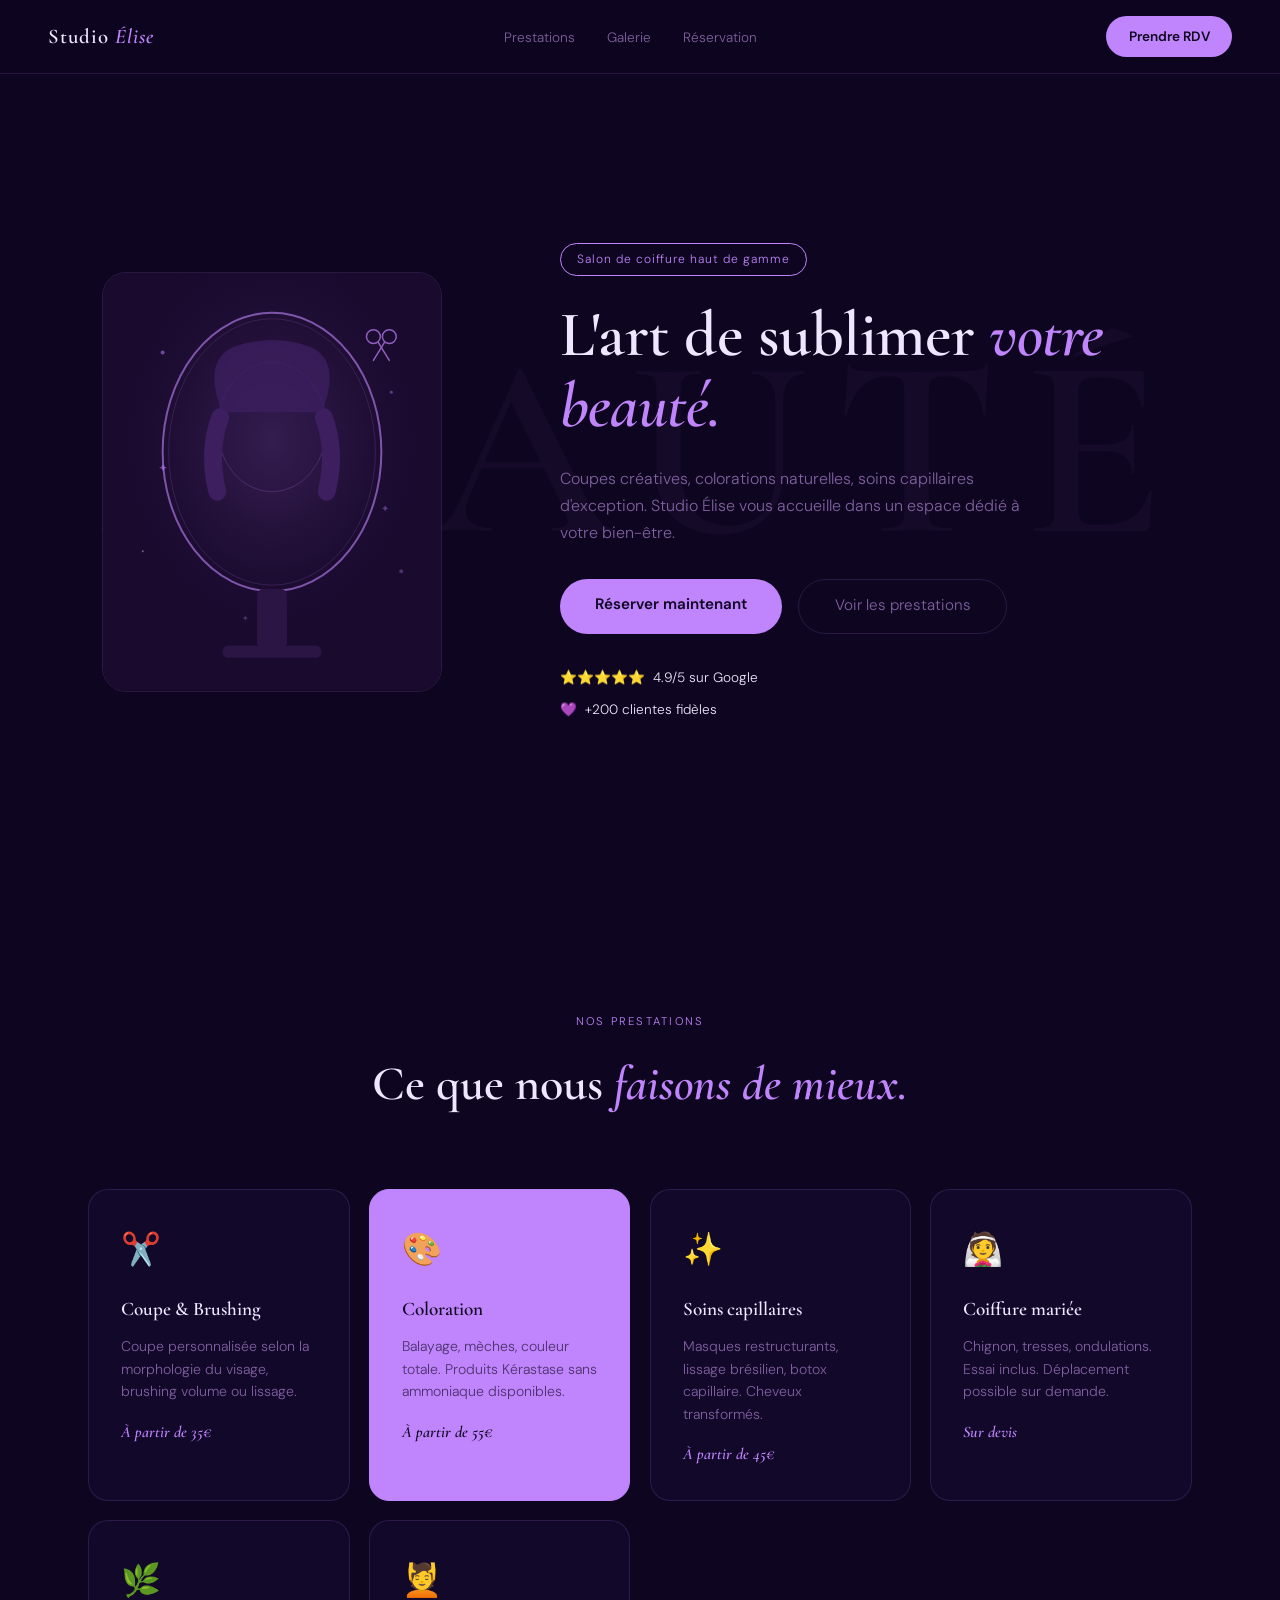
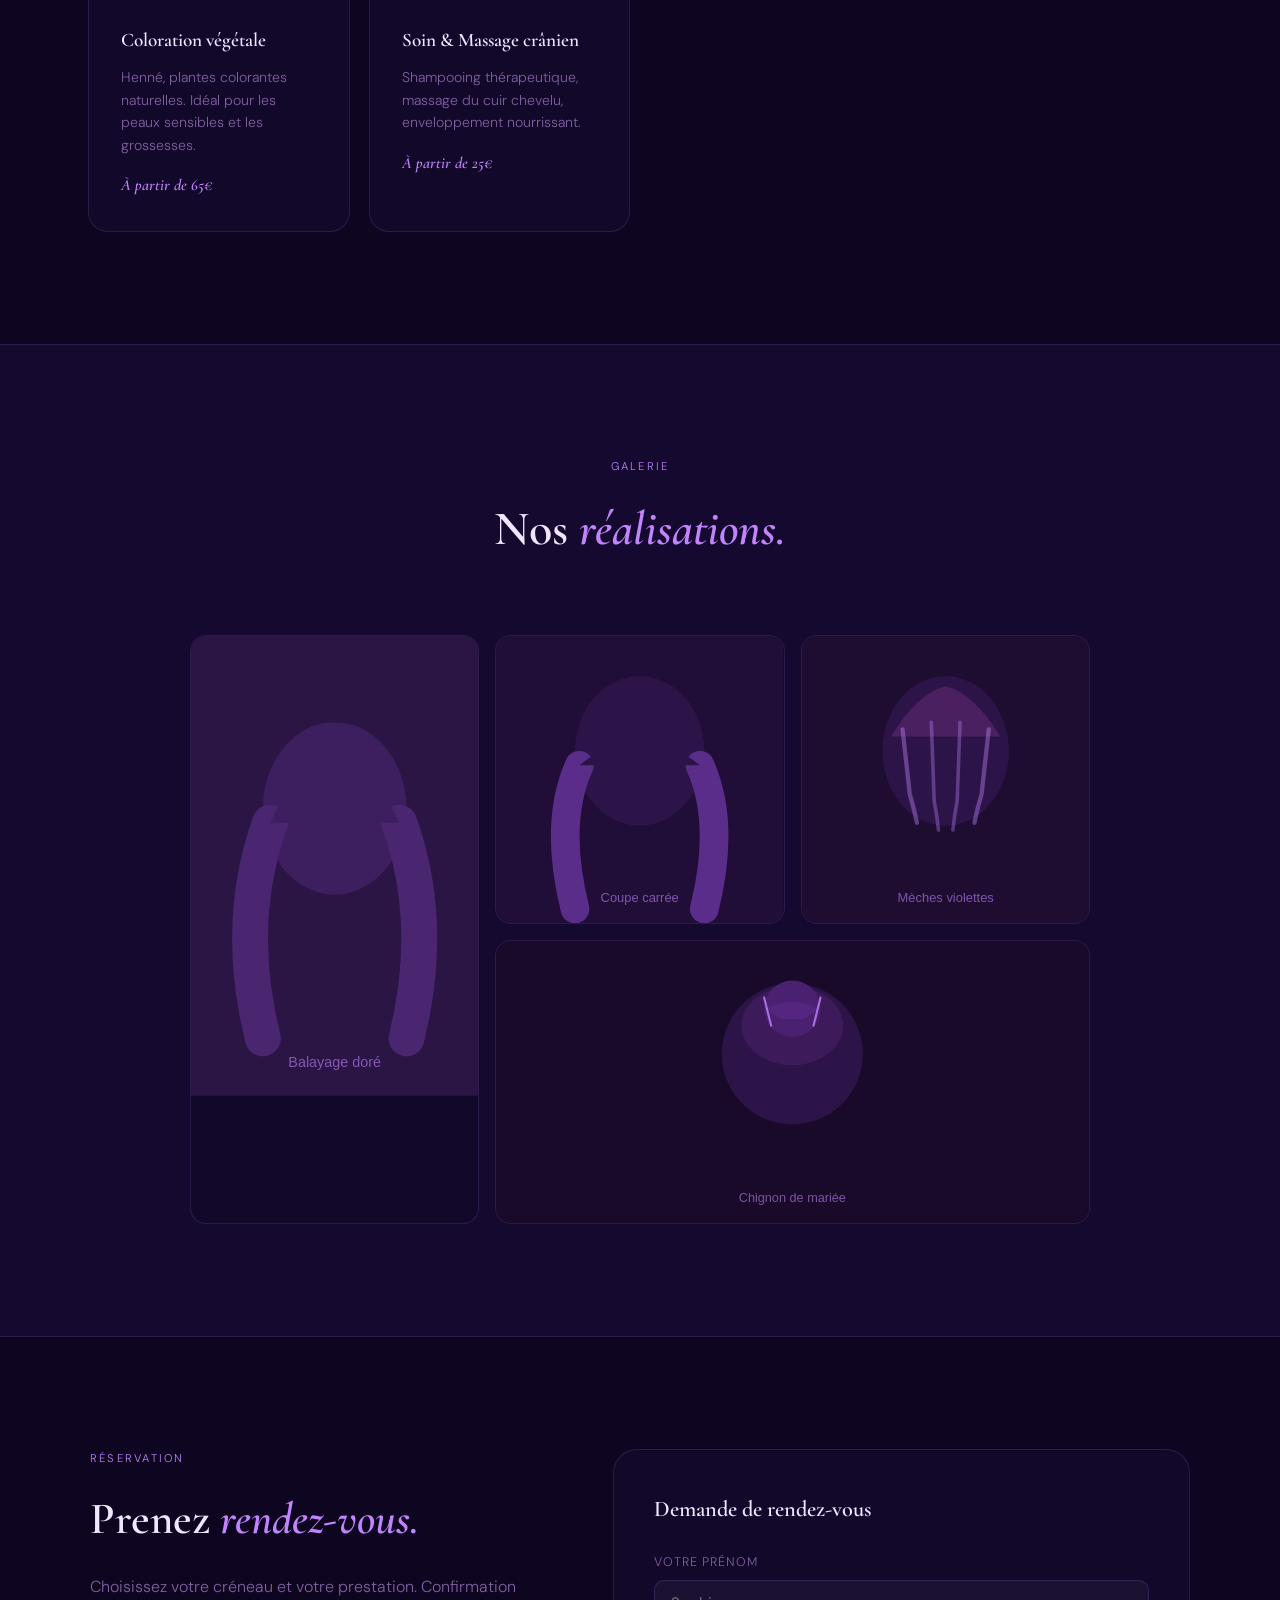
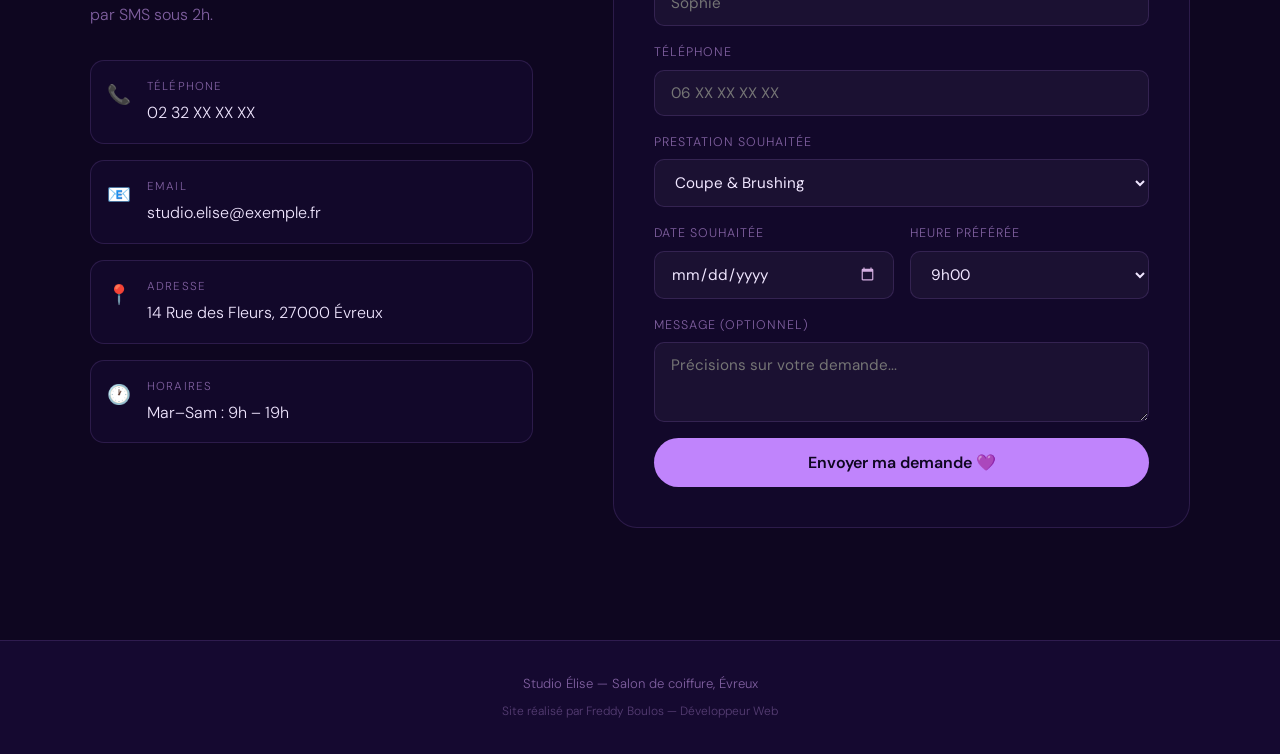
<file: demos/coiffeur/index.html>
<!DOCTYPE html>
<html lang="fr">
<head>
  <meta charset="UTF-8">
  <meta name="viewport" content="width=device-width, initial-scale=1.0">
  <title>Studio Élise — Salon de Coiffure</title>
  <link rel="stylesheet" href="style.css">
  <link href="https://fonts.googleapis.com/css2?family=Cormorant+Garamond:ital,wght@0,400;0,600;1,400;1,600&family=DM+Sans:wght@300;400;500&display=swap" rel="stylesheet">
</head>
<body>

  <nav class="nav">
    <div class="logo">Studio <em>Élise</em></div>
    <ul class="nav-links">
      <li><a href="#prestations">Prestations</a></li>
      <li><a href="#galerie">Galerie</a></li>
      <li><a href="#reservation">Réservation</a></li>
    </ul>
    <a href="#reservation" class="btn-nav">Prendre RDV</a>
    <button class="burger" id="burger">☰</button>
  </nav>

  <section class="hero">
    <div class="hero-bg-text">BEAUTÉ</div>
    <div class="hero-content">
      <div class="hero-visual">
        <svg viewBox="0 0 340 420" xmlns="http://www.w3.org/2000/svg">
          <defs>
            <radialGradient id="halo" cx="50%" cy="40%" r="50%">
              <stop offset="0%" stop-color="#c084fc" stop-opacity="0.2"/>
              <stop offset="100%" stop-color="#1a0a2e" stop-opacity="0"/>
            </radialGradient>
          </defs>
          <rect width="340" height="420" fill="#1a0a2e"/>
          <rect width="340" height="420" fill="url(#halo)"/>
          <!-- Mirror frame -->
          <ellipse cx="170" cy="180" rx="110" ry="140" fill="none" stroke="#c084fc" stroke-width="2" opacity="0.6"/>
          <ellipse cx="170" cy="180" rx="104" ry="134" fill="none" stroke="#c084fc" stroke-width="0.5" opacity="0.3"/>
          <!-- Mirror reflection / face silhouette -->
          <ellipse cx="170" cy="155" rx="55" ry="65" fill="#2a1545" stroke="#c084fc" stroke-width="0.5" opacity="0.4"/>
          <!-- Hair -->
          <path d="M 120 140 Q 100 90 130 75 Q 170 60 210 75 Q 240 90 220 140" fill="#3d1f5f" opacity="0.8"/>
          <path d="M 118 145 Q 105 180 115 220" stroke="#3d1f5f" stroke-width="18" stroke-linecap="round" fill="none"/>
          <path d="M 222 145 Q 235 180 225 220" stroke="#3d1f5f" stroke-width="18" stroke-linecap="round" fill="none"/>
          <!-- Scissors decorative -->
          <g transform="translate(260, 50)" opacity="0.7">
            <circle cx="12" cy="14" r="7" fill="none" stroke="#c084fc" stroke-width="1.5"/>
            <circle cx="28" cy="14" r="7" fill="none" stroke="#c084fc" stroke-width="1.5"/>
            <line x1="17" y1="20" x2="28" y2="38" stroke="#c084fc" stroke-width="1.5" stroke-linecap="round"/>
            <line x1="23" y1="20" x2="12" y2="38" stroke="#c084fc" stroke-width="1.5" stroke-linecap="round"/>
          </g>
          <!-- Decorative dots -->
          <circle cx="60" cy="80" r="2" fill="#c084fc" opacity="0.5"/>
          <circle cx="290" cy="120" r="1.5" fill="#c084fc" opacity="0.4"/>
          <circle cx="40" cy="280" r="1" fill="#f0e6ff" opacity="0.4"/>
          <circle cx="300" cy="300" r="2" fill="#c084fc" opacity="0.3"/>
          <!-- Stand du miroir -->
          <rect x="155" y="318" width="30" height="60" rx="6" fill="#2a1545"/>
          <rect x="120" y="375" width="100" height="12" rx="6" fill="#2a1545"/>
          <!-- Stars/sparkles -->
          <text x="55" y="200" font-size="12" fill="#c084fc" opacity="0.5">✦</text>
          <text x="280" y="240" font-size="10" fill="#c084fc" opacity="0.4">✦</text>
          <text x="140" y="350" font-size="8" fill="#c084fc" opacity="0.3">✦</text>
        </svg>
      </div>
      <div class="hero-text">
        <div class="hero-tag">Salon de coiffure haut de gamme</div>
        <h1>L'art de sublimer <em>votre beauté.</em></h1>
        <p>Coupes créatives, colorations naturelles, soins capillaires d'exception. Studio Élise vous accueille dans un espace dédié à votre bien-être.</p>
        <div class="hero-actions">
          <a href="#reservation" class="btn-primary">Réserver maintenant</a>
          <a href="#prestations" class="btn-ghost">Voir les prestations</a>
        </div>
        <div class="hero-badges">
          <div class="hbadge">⭐⭐⭐⭐⭐ <span>4.9/5 sur Google</span></div>
          <div class="hbadge">💜 <span>+200 clientes fidèles</span></div>
        </div>
      </div>
    </div>
  </section>

  <!-- PRESTATIONS -->
  <section class="prestations" id="prestations">
    <div class="section-header">
      <div class="label">Nos prestations</div>
      <h2>Ce que nous <em>faisons de mieux.</em></h2>
    </div>
    <div class="presta-grid">
      <div class="presta-card">
        <div class="presta-icon">✂️</div>
        <h3>Coupe & Brushing</h3>
        <p>Coupe personnalisée selon la morphologie du visage, brushing volume ou lissage.</p>
        <div class="presta-from">À partir de 35€</div>
      </div>
      <div class="presta-card featured">
        <div class="presta-icon">🎨</div>
        <h3>Coloration</h3>
        <p>Balayage, mèches, couleur totale. Produits Kérastase sans ammoniaque disponibles.</p>
        <div class="presta-from light">À partir de 55€</div>
      </div>
      <div class="presta-card">
        <div class="presta-icon">✨</div>
        <h3>Soins capillaires</h3>
        <p>Masques restructurants, lissage brésilien, botox capillaire. Cheveux transformés.</p>
        <div class="presta-from">À partir de 45€</div>
      </div>
      <div class="presta-card">
        <div class="presta-icon">👰</div>
        <h3>Coiffure mariée</h3>
        <p>Chignon, tresses, ondulations. Essai inclus. Déplacement possible sur demande.</p>
        <div class="presta-from">Sur devis</div>
      </div>
      <div class="presta-card">
        <div class="presta-icon">🌿</div>
        <h3>Coloration végétale</h3>
        <p>Henné, plantes colorantes naturelles. Idéal pour les peaux sensibles et les grossesses.</p>
        <div class="presta-from">À partir de 65€</div>
      </div>
      <div class="presta-card">
        <div class="presta-icon">💆</div>
        <h3>Soin & Massage crânien</h3>
        <p>Shampooing thérapeutique, massage du cuir chevelu, enveloppement nourrissant.</p>
        <div class="presta-from">À partir de 25€</div>
      </div>
    </div>
  </section>

  <!-- GALERIE -->
  <section class="galerie" id="galerie">
    <div class="section-header">
      <div class="label">Galerie</div>
      <h2>Nos <em>réalisations.</em></h2>
    </div>
    <div class="galerie-grid">
      <div class="galerie-item tall">
        <svg viewBox="0 0 200 320" xmlns="http://www.w3.org/2000/svg">
          <rect width="200" height="320" fill="#2a1545"/>
          <ellipse cx="100" cy="120" rx="50" ry="60" fill="#3d1f5f"/>
          <path d="M 55 130 Q 30 200 50 280" stroke="#4a2570" stroke-width="25" stroke-linecap="round" fill="none"/>
          <path d="M 145 130 Q 170 200 150 280" stroke="#4a2570" stroke-width="25" stroke-linecap="round" fill="none"/>
          <path d="M 55 130 Q 80 80 100 75 Q 120 80 145 130" fill="#3d1f5f"/>
          <text x="100" y="300" text-anchor="middle" font-family="sans-serif" font-size="10" fill="#c084fc" opacity="0.6">Balayage doré</text>
        </svg>
      </div>
      <div class="galerie-item">
        <svg viewBox="0 0 200 200" xmlns="http://www.w3.org/2000/svg">
          <rect width="200" height="200" fill="#200d38"/>
          <ellipse cx="100" cy="80" rx="45" ry="52" fill="#2d1448"/>
          <path d="M 58 90 Q 40 130 55 190" stroke="#5a2d8a" stroke-width="20" fill="none" stroke-linecap="round"/>
          <path d="M 142 90 Q 160 130 145 190" stroke="#5a2d8a" stroke-width="20" fill="none" stroke-linecap="round"/>
          <path d="M 58 90 Q 100 55 142 90" fill="#2d1448"/>
          <text x="100" y="185" text-anchor="middle" font-family="sans-serif" font-size="9" fill="#c084fc" opacity="0.6">Coupe carrée</text>
        </svg>
      </div>
      <div class="galerie-item">
        <svg viewBox="0 0 200 200" xmlns="http://www.w3.org/2000/svg">
          <rect width="200" height="200" fill="#1e0d30"/>
          <ellipse cx="100" cy="80" rx="44" ry="52" fill="#2d1448"/>
          <!-- Highlights/balayage effect -->
          <path d="M 62 70 Q 80 40 100 35 Q 120 40 138 70" fill="#4a2060"/>
          <path d="M 70 65 L 75 110 Q 78 120 80 130" stroke="#c084fc" stroke-width="3" fill="none" opacity="0.4" stroke-linecap="round"/>
          <path d="M 90 60 L 92 115 Q 94 125 95 135" stroke="#c084fc" stroke-width="2.5" fill="none" opacity="0.35" stroke-linecap="round"/>
          <path d="M 110 60 L 108 115 Q 106 125 105 135" stroke="#c084fc" stroke-width="2.5" fill="none" opacity="0.35" stroke-linecap="round"/>
          <path d="M 130 65 L 125 110 Q 122 120 120 130" stroke="#c084fc" stroke-width="3" fill="none" opacity="0.4" stroke-linecap="round"/>
          <text x="100" y="185" text-anchor="middle" font-family="sans-serif" font-size="9" fill="#c084fc" opacity="0.6">Mèches violettes</text>
        </svg>
      </div>
      <div class="galerie-item wide">
        <svg viewBox="0 0 420 200" xmlns="http://www.w3.org/2000/svg">
          <rect width="420" height="200" fill="#180a28"/>
          <!-- Chignon stylisé -->
          <circle cx="210" cy="80" r="50" fill="#2d1448"/>
          <ellipse cx="210" cy="60" rx="36" ry="28" fill="#3d1a5a"/>
          <!-- Chignon knot -->
          <circle cx="210" cy="48" r="20" fill="#4a2070"/>
          <path d="M 192 48 Q 210 38 228 48 Q 218 58 210 55 Q 202 58 192 48" fill="#5a2888" opacity="0.7"/>
          <!-- Hair pins -->
          <line x1="195" y1="60" x2="190" y2="40" stroke="#c084fc" stroke-width="1.5" stroke-linecap="round" opacity="0.8"/>
          <line x1="225" y1="60" x2="230" y2="40" stroke="#c084fc" stroke-width="1.5" stroke-linecap="round" opacity="0.8"/>
          <text x="210" y="185" text-anchor="middle" font-family="sans-serif" font-size="9" fill="#c084fc" opacity="0.6">Chignon de mariée</text>
        </svg>
      </div>
    </div>
  </section>

  <!-- RESERVATION -->
  <section class="reservation" id="reservation">
    <div class="resa-inner">
      <div class="resa-info">
        <div class="label">Réservation</div>
        <h2>Prenez <em>rendez-vous.</em></h2>
        <p>Choisissez votre créneau et votre prestation. Confirmation par SMS sous 2h.</p>
        <div class="resa-contact">
          <a href="tel:0232000000" class="contact-line">
            <span class="icon">📞</span>
            <div><div class="clabel">Téléphone</div><div>02 32 XX XX XX</div></div>
          </a>
          <a href="mailto:studio.elise@exemple.fr" class="contact-line">
            <span class="icon">📧</span>
            <div><div class="clabel">Email</div><div>studio.elise@exemple.fr</div></div>
          </a>
          <div class="contact-line">
            <span class="icon">📍</span>
            <div><div class="clabel">Adresse</div><div>14 Rue des Fleurs, 27000 Évreux</div></div>
          </div>
          <div class="contact-line">
            <span class="icon">🕐</span>
            <div><div class="clabel">Horaires</div><div>Mar–Sam : 9h – 19h</div></div>
          </div>
        </div>
      </div>
      <form class="resa-form" onsubmit="handleSubmit(event)">
        <h3>Demande de rendez-vous</h3>
        <div class="form-group">
          <label>Votre prénom</label>
          <input type="text" placeholder="Sophie" required>
        </div>
        <div class="form-group">
          <label>Téléphone</label>
          <input type="tel" placeholder="06 XX XX XX XX" required>
        </div>
        <div class="form-group">
          <label>Prestation souhaitée</label>
          <select>
            <option>Coupe & Brushing</option>
            <option>Coloration</option>
            <option>Balayage / Mèches</option>
            <option>Soin capillaire</option>
            <option>Coiffure mariée</option>
            <option>Coloration végétale</option>
          </select>
        </div>
        <div class="form-row">
          <div class="form-group">
            <label>Date souhaitée</label>
            <input type="date">
          </div>
          <div class="form-group">
            <label>Heure préférée</label>
            <select>
              <option>9h00</option><option>10h00</option><option>11h00</option>
              <option>14h00</option><option>15h00</option><option>16h00</option><option>17h00</option>
            </select>
          </div>
        </div>
        <div class="form-group">
          <label>Message (optionnel)</label>
          <textarea placeholder="Précisions sur votre demande..."></textarea>
        </div>
        <button type="submit" class="btn-primary full">Envoyer ma demande 💜</button>
        <div class="form-success" id="success">✅ Demande envoyée ! Vous serez contacté(e) sous 2h.</div>
      </form>
    </div>
  </section>

  <footer class="footer">
    <div>Studio Élise — Salon de coiffure, Évreux</div>
    <div class="footer-sub">Site réalisé par Freddy Boulos — Développeur Web</div>
  </footer>

  <script src="script.js"></script>
</body>
</html>
</file>
<file: style.css>
/* ===========================
   VARIABLES & RESET
=========================== */
:root {
  --bg: #0d0d14;
  --bg2: #12121c;
  --card: #16161f;
  --border: rgba(255,255,255,0.07);
  --accent: #5b4eff;
  --accent2: #ff4e8a;
  --text: #e8e8f0;
  --text-muted: #7070a0;
  --font-display: 'Syne', sans-serif;
  --font-body: 'DM Sans', sans-serif;
}

*, *::before, *::after { box-sizing: border-box; margin: 0; padding: 0; }

html { scroll-behavior: smooth; }

body {
  background: var(--bg);
  color: var(--text);
  font-family: var(--font-body);
  font-weight: 300;
  line-height: 1.7;
  overflow-x: hidden;
  cursor: none;
}

a { color: inherit; text-decoration: none; }

/* ===========================
   CUSTOM CURSOR
=========================== */
.cursor {
  width: 20px; height: 20px;
  border: 1.5px solid var(--accent);
  border-radius: 50%;
  position: fixed;
  top: 0; left: 0;
  pointer-events: none;
  z-index: 9999;
  transition: transform 0.15s ease, background 0.15s ease, width 0.2s ease, height 0.2s ease;
  transform: translate(-50%, -50%);
}
.cursor.hovered {
  width: 40px; height: 40px;
  background: rgba(91,78,255,0.15);
}

/* ===========================
   NAV
=========================== */
.nav {
  position: fixed; top: 0; left: 0; right: 0;
  z-index: 100;
  display: flex; align-items: center; justify-content: space-between;
  padding: 1.2rem 4rem;
  background: rgba(13,13,20,0.8);
  backdrop-filter: blur(16px);
  border-bottom: 1px solid var(--border);
}
.nav-logo {
  font-family: var(--font-display);
  font-weight: 800;
  font-size: 1.4rem;
  letter-spacing: -0.5px;
}
.dot { color: var(--accent); }
.nav-links { display: flex; gap: 2.5rem; list-style: none; }
.nav-links a {
  font-size: 0.85rem;
  letter-spacing: 0.08em;
  text-transform: uppercase;
  color: var(--text-muted);
  transition: color 0.2s;
}
.nav-links a:hover { color: var(--text); }

/* ===========================
   HERO
=========================== */
.hero {
  min-height: 100vh;
  display: flex; align-items: center;
  position: relative;
  padding: 8rem 4rem 4rem;
  overflow: hidden;
}
.hero-bg {
  position: absolute; inset: 0;
  z-index: 0;
}
.hero-svg { width: 100%; height: 100%; object-fit: cover; }
.hero-content {
  position: relative; z-index: 1;
  max-width: 700px;
}
.hero-tag {
  display: inline-block;
  padding: 0.4rem 1rem;
  border: 1px solid var(--accent);
  color: var(--accent);
  font-size: 0.75rem;
  letter-spacing: 0.12em;
  text-transform: uppercase;
  border-radius: 100px;
  margin-bottom: 2rem;
  opacity: 0;
  animation: fadeUp 0.6s 0.2s forwards;
}
.hero-title {
  font-family: var(--font-display);
  font-size: clamp(2.8rem, 6vw, 5rem);
  font-weight: 800;
  line-height: 1.05;
  letter-spacing: -2px;
  margin-bottom: 1.5rem;
}
.hero-title .line {
  display: block;
  opacity: 0;
  animation: fadeUp 0.6s forwards;
}
.hero-title .line:nth-child(1) { animation-delay: 0.4s; }
.hero-title .line:nth-child(2) { animation-delay: 0.55s; }
.accent { color: var(--accent); }
.hero-sub {
  font-size: 1.05rem;
  color: var(--text-muted);
  max-width: 520px;
  margin-bottom: 2.5rem;
  opacity: 0;
  animation: fadeUp 0.6s 0.7s forwards;
}
.hero-actions {
  display: flex; gap: 1rem; flex-wrap: wrap;
  opacity: 0;
  animation: fadeUp 0.6s 0.85s forwards;
}
.btn-primary {
  padding: 0.8rem 2rem;
  background: var(--accent);
  color: white;
  border-radius: 100px;
  font-weight: 500;
  font-size: 0.95rem;
  transition: transform 0.2s, box-shadow 0.2s;
}
.btn-primary:hover {
  transform: translateY(-2px);
  box-shadow: 0 8px 30px rgba(91,78,255,0.4);
}
.btn-ghost {
  padding: 0.8rem 2rem;
  border: 1px solid var(--border);
  border-radius: 100px;
  font-weight: 500;
  font-size: 0.95rem;
  color: var(--text-muted);
  transition: border-color 0.2s, color 0.2s;
}
.btn-ghost:hover { border-color: var(--accent); color: var(--text); }
.hero-scroll {
  position: absolute; bottom: 2rem; left: 50%;
  transform: translateX(-50%);
  display: flex; flex-direction: column; align-items: center; gap: 0.5rem;
  font-size: 0.7rem; letter-spacing: 0.15em; text-transform: uppercase;
  color: var(--text-muted);
  opacity: 0; animation: fadeUp 0.6s 1.2s forwards;
}
.scroll-line {
  width: 1px; height: 40px;
  background: linear-gradient(to bottom, var(--accent), transparent);
  animation: scrollAnim 1.5s ease infinite;
}

/* ===========================
   ABOUT
=========================== */
.about {
  padding: 8rem 4rem;
  background: var(--bg2);
  border-top: 1px solid var(--border);
  border-bottom: 1px solid var(--border);
}
.about-grid {
  max-width: 1100px; margin: 0 auto;
  display: grid; grid-template-columns: 1fr 1fr; gap: 6rem;
  align-items: center;
}
.section-label {
  font-size: 0.7rem;
  letter-spacing: 0.2em;
  text-transform: uppercase;
  color: var(--accent);
  margin-bottom: 1rem;
}
.section-label.center { text-align: center; }
.section-title {
  font-family: var(--font-display);
  font-size: clamp(1.8rem, 3.5vw, 2.8rem);
  font-weight: 700;
  letter-spacing: -1px;
  line-height: 1.15;
  margin-bottom: 1.5rem;
}
.section-title.center { text-align: center; }
.about-left p { color: var(--text-muted); margin-bottom: 1rem; }
.skills-row { display: flex; flex-wrap: wrap; gap: 0.5rem; margin-top: 1.5rem; }
.skill-tag {
  padding: 0.3rem 0.9rem;
  background: rgba(91,78,255,0.1);
  border: 1px solid rgba(91,78,255,0.3);
  border-radius: 100px;
  font-size: 0.8rem;
  color: var(--accent);
}
.about-right {
  display: flex; flex-direction: column; gap: 1rem;
}
.stat-card {
  padding: 1.5rem 2rem;
  background: var(--card);
  border: 1px solid var(--border);
  border-radius: 16px;
  display: flex; align-items: center; gap: 1.5rem;
  transition: transform 0.2s, border-color 0.2s;
}
.stat-card:hover { transform: translateX(6px); border-color: rgba(91,78,255,0.3); }
.accent-card { border-color: rgba(91,78,255,0.3); background: rgba(91,78,255,0.05); }
.stat-num {
  font-family: var(--font-display);
  font-size: 2.2rem;
  font-weight: 800;
  color: var(--accent);
  min-width: 60px;
}
.stat-label { color: var(--text-muted); font-size: 0.9rem; }

/* ===========================
   DEMOS
=========================== */
.demos {
  padding: 8rem 4rem;
  max-width: 1200px; margin: 0 auto;
}
.demos-sub {
  text-align: center;
  color: var(--text-muted);
  max-width: 500px;
  margin: 1rem auto 4rem;
}
.demos-grid {
  display: grid;
  grid-template-columns: repeat(auto-fit, minmax(300px, 1fr));
  gap: 1.5rem;
}
.demo-card {
  background: var(--card);
  border: 1px solid var(--border);
  border-radius: 20px;
  overflow: hidden;
  cursor: pointer;
  transition: transform 0.3s, border-color 0.3s, box-shadow 0.3s;
}
.demo-card:hover {
  transform: translateY(-6px);
  border-color: rgba(91,78,255,0.4);
  box-shadow: 0 20px 60px rgba(0,0,0,0.4);
}
.demo-preview {
  position: relative;
  overflow: hidden;
}
.demo-preview svg { display: block; width: 100%; }
.demo-overlay {
  position: absolute; inset: 0;
  background: rgba(91,78,255,0.85);
  display: flex; align-items: center; justify-content: center;
  font-family: var(--font-display);
  font-weight: 700;
  font-size: 1.1rem;
  letter-spacing: 0.05em;
  opacity: 0;
  transition: opacity 0.3s;
}
.demo-card:hover .demo-overlay { opacity: 1; }
.demo-info { padding: 1.5rem; }
.demo-type {
  font-size: 0.7rem;
  letter-spacing: 0.15em;
  text-transform: uppercase;
  color: var(--accent);
  margin-bottom: 0.5rem;
}
.demo-info h3 {
  font-family: var(--font-display);
  font-size: 1.1rem;
  font-weight: 700;
  margin-bottom: 0.5rem;
}
.demo-info p { color: var(--text-muted); font-size: 0.88rem; margin-bottom: 1rem; }
.demo-tags { display: flex; gap: 0.5rem; flex-wrap: wrap; }
.demo-tags span {
  padding: 0.2rem 0.7rem;
  background: rgba(255,255,255,0.05);
  border-radius: 100px;
  font-size: 0.75rem;
  color: var(--text-muted);
}

/* ===========================
   CONTACT
=========================== */
.contact {
  padding: 8rem 4rem;
  background: var(--bg2);
  border-top: 1px solid var(--border);
}
.contact-inner { max-width: 700px; margin: 0 auto; }
.contact-inner p { color: var(--text-muted); margin-bottom: 3rem; }
.contact-cards { display: flex; flex-direction: column; gap: 1rem; }
.contact-card {
  display: flex; align-items: center; gap: 1.5rem;
  padding: 1.5rem 2rem;
  background: var(--card);
  border: 1px solid var(--border);
  border-radius: 16px;
  transition: border-color 0.2s, transform 0.2s;
}
.contact-card:hover { border-color: var(--accent); transform: translateX(6px); }
.contact-icon {
  width: 44px; height: 44px;
  background: rgba(91,78,255,0.1);
  border-radius: 12px;
  display: flex; align-items: center; justify-content: center;
  flex-shrink: 0;
}
.contact-icon svg { width: 20px; height: 20px; color: var(--accent); }
.contact-label { font-size: 0.75rem; color: var(--text-muted); text-transform: uppercase; letter-spacing: 0.1em; margin-bottom: 0.2rem; }
.contact-value { font-weight: 500; }

/* ===========================
   FOOTER
=========================== */
.footer {
  padding: 2rem 4rem;
  border-top: 1px solid var(--border);
  display: flex; justify-content: space-between; align-items: center;
  flex-wrap: wrap; gap: 1rem;
  font-size: 0.82rem;
  color: var(--text-muted);
}

/* ===========================
   ANIMATIONS
=========================== */
@keyframes fadeUp {
  from { opacity: 0; transform: translateY(20px); }
  to { opacity: 1; transform: translateY(0); }
}
@keyframes scrollAnim {
  0%, 100% { transform: scaleY(1); opacity: 1; }
  50% { transform: scaleY(0.5); opacity: 0.4; }
}

/* ===========================
   RESPONSIVE
=========================== */
@media (max-width: 768px) {
  .nav { padding: 1rem 1.5rem; }
  .nav-links { display: none; }
  .hero { padding: 7rem 1.5rem 4rem; }
  .about { padding: 5rem 1.5rem; }
  .about-grid { grid-template-columns: 1fr; gap: 3rem; }
  .demos { padding: 5rem 1.5rem; }
  .contact { padding: 5rem 1.5rem; }
  .footer { padding: 1.5rem; flex-direction: column; text-align: center; }
  body { cursor: auto; }
  .cursor { display: none; }
}
</file>
<file: demos/auto-ecole/style.css>
:root {
  --bg: #0a1628;
  --bg2: #0f1f3d;
  --card: #0d1a30;
  --accent: #e8c44a;
  --text: #e8f0ff;
  --muted: #8090b0;
  --border: rgba(232,196,74,0.15);
  --font-d: 'Syne', sans-serif;
  --font-b: 'DM Sans', sans-serif;
}
*, *::before, *::after { box-sizing: border-box; margin: 0; padding: 0; }
html { scroll-behavior: smooth; }
body { background: var(--bg); color: var(--text); font-family: var(--font-b); font-weight: 300; line-height: 1.7; overflow-x: hidden; }
a { color: inherit; text-decoration: none; }

/* NAV */
.nav {
  position: fixed; top: 0; left: 0; right: 0; z-index: 100;
  display: flex; align-items: center; justify-content: space-between;
  padding: 1rem 3rem;
  background: rgba(10,22,40,0.9); backdrop-filter: blur(16px);
  border-bottom: 1px solid var(--border);
}
.logo { display: flex; align-items: center; gap: 0.6rem; font-family: var(--font-d); font-size: 1rem; }
.logo strong { color: var(--accent); }
.nav-links { display: flex; gap: 2rem; list-style: none; }
.nav-links a { font-size: 0.85rem; color: var(--muted); transition: color 0.2s; }
.nav-links a:hover { color: var(--text); }
.btn-nav { padding: 0.55rem 1.4rem; background: var(--accent); color: var(--bg); border-radius: 100px; font-size: 0.85rem; font-weight: 600; transition: opacity 0.2s; }
.btn-nav:hover { opacity: 0.85; }
.burger { display: none; background: none; border: none; font-size: 1.4rem; color: var(--text); cursor: pointer; }

/* HERO */
.hero {
  min-height: 100vh;
  display: grid; grid-template-columns: 1fr 1fr;
  align-items: center; gap: 4rem;
  padding: 8rem 3rem 4rem;
  background: radial-gradient(ellipse at 20% 50%, rgba(232,196,74,0.06) 0%, transparent 60%);
}
.badge {
  display: inline-block; padding: 0.35rem 1rem;
  border: 1px solid var(--accent); border-radius: 100px;
  font-size: 0.75rem; color: var(--accent); letter-spacing: 0.05em;
  margin-bottom: 1.5rem;
}
.hero-content h1 {
  font-family: var(--font-d); font-size: clamp(2.4rem, 5vw, 4rem);
  font-weight: 800; letter-spacing: -2px; line-height: 1.05;
  margin-bottom: 1.5rem;
}
.hero-content h1 span { color: var(--accent); }
.hero-content p { color: var(--muted); max-width: 480px; margin-bottom: 2rem; }
.hero-btns { display: flex; gap: 1rem; flex-wrap: wrap; margin-bottom: 3rem; }
.btn-primary {
  padding: 0.8rem 2rem; background: var(--accent); color: var(--bg);
  border-radius: 100px; font-weight: 600; font-size: 0.95rem;
  transition: transform 0.2s, box-shadow 0.2s;
}
.btn-primary:hover { transform: translateY(-2px); box-shadow: 0 8px 30px rgba(232,196,74,0.3); }
.btn-primary.full { width: 100%; text-align: center; display: block; border: none; cursor: pointer; font-family: var(--font-b); font-size: 1rem; }
.btn-outline { padding: 0.8rem 2rem; border: 1px solid var(--border); border-radius: 100px; color: var(--muted); font-size: 0.95rem; transition: border-color 0.2s, color 0.2s; }
.btn-outline:hover { border-color: var(--accent); color: var(--text); }
.hero-stats { display: flex; align-items: center; gap: 2rem; }
.stat { display: flex; flex-direction: column; }
.num { font-family: var(--font-d); font-size: 1.6rem; font-weight: 800; color: var(--accent); }
.lbl { font-size: 0.75rem; color: var(--muted); }
.divider { width: 1px; height: 36px; background: var(--border); }
.hero-visual svg { width: 100%; border-radius: 20px; border: 1px solid var(--border); }

/* FORMATIONS */
.formations { padding: 7rem 3rem; }
.section-header { text-align: center; margin-bottom: 4rem; }
.label { font-size: 0.7rem; letter-spacing: 0.2em; text-transform: uppercase; color: var(--accent); margin-bottom: 0.8rem; }
.section-header h2 { font-family: var(--font-d); font-size: clamp(1.8rem, 3.5vw, 2.6rem); font-weight: 700; letter-spacing: -1px; }
.section-header h2 span { color: var(--accent); }
.grid { display: grid; grid-template-columns: repeat(auto-fit, minmax(230px, 1fr)); gap: 1.2rem; max-width: 1100px; margin: 0 auto; }
.card {
  background: var(--card); border: 1px solid var(--border); border-radius: 18px;
  padding: 2rem; transition: transform 0.2s, border-color 0.2s;
}
.card:hover { transform: translateY(-4px); border-color: rgba(232,196,74,0.3); }
.card.featured { background: var(--accent); color: var(--bg); border-color: var(--accent); }
.card-icon { width: 48px; height: 48px; margin-bottom: 1.2rem; }
.card-icon svg { width: 100%; height: 100%; }
.card h3 { font-family: var(--font-d); font-size: 1.1rem; font-weight: 700; margin-bottom: 0.6rem; }
.card p { font-size: 0.88rem; color: var(--muted); line-height: 1.6; margin-bottom: 1rem; }
.card.featured p { color: rgba(10,22,40,0.7); }
.card-tag { display: inline-block; padding: 0.2rem 0.8rem; background: rgba(232,196,74,0.1); border: 1px solid rgba(232,196,74,0.3); border-radius: 100px; font-size: 0.72rem; color: var(--accent); }
.card-tag.dark { background: rgba(10,22,40,0.2); border-color: rgba(10,22,40,0.3); color: var(--bg2); }

/* WHY */
.why { background: var(--bg2); border-top: 1px solid var(--border); border-bottom: 1px solid var(--border); padding: 7rem 3rem; }
.why-inner { max-width: 1000px; margin: 0 auto; }
.why-inner h2 { font-family: var(--font-d); font-size: clamp(1.8rem, 3vw, 2.4rem); font-weight: 700; letter-spacing: -1px; margin-bottom: 3rem; }
.why-inner h2 span { color: var(--accent); }
.why-grid { display: grid; grid-template-columns: repeat(auto-fit, minmax(200px, 1fr)); gap: 2rem; }
.why-item { padding: 1.5rem; border-left: 2px solid var(--accent); }
.why-num { font-family: var(--font-d); font-size: 2rem; font-weight: 800; color: var(--accent); opacity: 0.4; margin-bottom: 0.5rem; }
.why-item h4 { font-family: var(--font-d); font-size: 1rem; font-weight: 700; margin-bottom: 0.5rem; }
.why-item p { font-size: 0.85rem; color: var(--muted); }

/* CONTACT */
.contact-section { padding: 7rem 3rem; }
.contact-inner { max-width: 1100px; margin: 0 auto; display: grid; grid-template-columns: 1fr 1.3fr; gap: 5rem; align-items: start; }
.contact-info h2 { font-family: var(--font-d); font-size: clamp(1.8rem, 3vw, 2.4rem); font-weight: 700; letter-spacing: -1px; margin-bottom: 1rem; }
.contact-info h2 span { color: var(--accent); }
.contact-info p { color: var(--muted); margin-bottom: 2rem; }
.info-list { display: flex; flex-direction: column; gap: 1rem; }
.info-item { display: flex; align-items: flex-start; gap: 0.8rem; font-size: 0.9rem; }
.info-item svg { width: 20px; height: 20px; color: var(--accent); flex-shrink: 0; margin-top: 2px; }
.contact-form { background: var(--card); border: 1px solid var(--border); border-radius: 20px; padding: 2rem; display: flex; flex-direction: column; gap: 1rem; }
.form-row { display: grid; grid-template-columns: 1fr 1fr; gap: 1rem; }
.form-group { display: flex; flex-direction: column; gap: 0.4rem; }
.form-group label { font-size: 0.78rem; text-transform: uppercase; letter-spacing: 0.08em; color: var(--muted); }
.form-group input, .form-group select, .form-group textarea {
  background: rgba(255,255,255,0.04); border: 1px solid var(--border);
  border-radius: 10px; padding: 0.75rem 1rem;
  color: var(--text); font-family: var(--font-b); font-size: 0.95rem;
  transition: border-color 0.2s; outline: none;
}
.form-group input:focus, .form-group select:focus, .form-group textarea:focus { border-color: var(--accent); }
.form-group select option { background: var(--bg2); }
.form-group textarea { resize: vertical; min-height: 90px; }
.form-success { display: none; color: #4ade80; font-size: 0.88rem; text-align: center; padding: 0.5rem; }

/* FOOTER */
.footer { background: var(--bg2); border-top: 1px solid var(--border); padding: 2rem 3rem; display: flex; align-items: center; justify-content: space-between; flex-wrap: wrap; gap: 1rem; font-size: 0.82rem; color: var(--muted); }
.footer-logo { font-family: var(--font-d); font-size: 1rem; color: var(--text); }
.footer-logo strong { color: var(--accent); }
.footer-links { display: flex; gap: 1.5rem; }
.footer-links a:hover { color: var(--text); }

/* RESPONSIVE */
@media (max-width: 900px) {
  .hero { grid-template-columns: 1fr; padding: 7rem 1.5rem 4rem; }
  .hero-visual { display: none; }
  .formations, .why, .contact-section { padding: 5rem 1.5rem; }
  .contact-inner { grid-template-columns: 1fr; gap: 3rem; }
  .nav { padding: 1rem 1.5rem; }
  .nav-links, .btn-nav { display: none; }
  .burger { display: block; }
  .footer { flex-direction: column; text-align: center; padding: 1.5rem; }
  .form-row { grid-template-columns: 1fr; }
}
</file>
<file: demos/boulangerie/style.css>
:root {
  --bg: #120800;
  --bg2: #1e0f05;
  --card: #1a0c04;
  --accent: #f5a623;
  --accent2: #e8c44a;
  --text: #f5e6c8;
  --muted: #a07850;
  --border: rgba(245,166,35,0.15);
  --font-d: 'Playfair Display', Georgia, serif;
  --font-b: 'DM Sans', sans-serif;
}
*, *::before, *::after { box-sizing: border-box; margin: 0; padding: 0; }
html { scroll-behavior: smooth; }
body { background: var(--bg); color: var(--text); font-family: var(--font-b); font-weight: 300; line-height: 1.7; overflow-x: hidden; }
a { color: inherit; text-decoration: none; }

/* NAV */
.nav {
  position: fixed; top: 0; left: 0; right: 0; z-index: 100;
  display: flex; align-items: center; justify-content: space-between;
  padding: 1rem 3rem;
  background: rgba(18,8,0,0.92); backdrop-filter: blur(16px);
  border-bottom: 1px solid var(--border);
}
.logo { font-family: var(--font-d); font-size: 1.1rem; color: var(--text); }
.logo strong { color: var(--accent); }
.nav-links { display: flex; gap: 2rem; list-style: none; }
.nav-links a { font-size: 0.85rem; color: var(--muted); transition: color 0.2s; }
.nav-links a:hover { color: var(--text); }
.burger { display: none; background: none; border: none; font-size: 1.4rem; color: var(--text); cursor: pointer; }

/* HERO */
.hero {
  min-height: 100vh;
  display: grid; grid-template-columns: 1.1fr 0.9fr;
  align-items: center; gap: 3rem;
  padding: 8rem 3rem 4rem;
  background: radial-gradient(ellipse at 10% 60%, rgba(245,166,35,0.08) 0%, transparent 55%);
}
.badge { display: inline-block; padding: 0.35rem 1rem; border: 1px solid var(--accent); border-radius: 100px; font-size: 0.75rem; color: var(--accent); margin-bottom: 1.5rem; }
.hero-text h1 { font-family: var(--font-d); font-size: clamp(2.8rem, 5vw, 4.5rem); font-weight: 900; line-height: 1.1; margin-bottom: 1.5rem; letter-spacing: -1px; }
.hero-text h1 em { color: var(--accent); font-style: italic; }
.hero-text p { color: var(--muted); max-width: 460px; margin-bottom: 2rem; font-size: 1rem; }
.btn-primary { display: inline-block; padding: 0.85rem 2.2rem; background: var(--accent); color: var(--bg); border-radius: 100px; font-weight: 600; font-size: 0.95rem; transition: transform 0.2s, box-shadow 0.2s; border: none; cursor: pointer; font-family: var(--font-b); }
.btn-primary:hover { transform: translateY(-2px); box-shadow: 0 8px 30px rgba(245,166,35,0.35); }
.hero-visual svg { width: 100%; border-radius: 20px; border: 1px solid var(--border); }

/* HORAIRES BAR */
.horaires-bar {
  background: var(--accent); color: var(--bg);
  display: flex; align-items: center; justify-content: center;
  flex-wrap: wrap; gap: 0; padding: 1rem 2rem;
  font-size: 0.85rem; font-weight: 500;
}
.h-item { display: flex; align-items: center; gap: 0.4rem; padding: 0 1.5rem; }
.h-sep { width: 1px; height: 20px; background: rgba(18,8,0,0.25); }

/* PRODUITS */
.produits { padding: 7rem 3rem; max-width: 1200px; margin: 0 auto; }
.section-header { text-align: center; margin-bottom: 4rem; }
.label { font-size: 0.7rem; letter-spacing: 0.2em; text-transform: uppercase; color: var(--accent); margin-bottom: 0.8rem; }
.section-header h2 { font-family: var(--font-d); font-size: clamp(2rem, 4vw, 3rem); font-weight: 900; }
.produits-grid { display: grid; grid-template-columns: repeat(auto-fit, minmax(250px, 1fr)); gap: 1.5rem; }
.produit-card { background: var(--card); border: 1px solid var(--border); border-radius: 20px; overflow: hidden; transition: transform 0.2s, border-color 0.2s; }
.produit-card:hover { transform: translateY(-4px); border-color: rgba(245,166,35,0.3); }
.produit-visual svg { width: 100%; display: block; }
.produit-info { padding: 1.2rem 1.5rem 1.5rem; }
.produit-info h3 { font-family: var(--font-d); font-size: 1.1rem; font-weight: 700; margin-bottom: 0.5rem; }
.produit-info p { font-size: 0.85rem; color: var(--muted); margin-bottom: 0.8rem; line-height: 1.6; }
.produit-badge { display: inline-block; padding: 0.2rem 0.8rem; background: rgba(245,166,35,0.1); border: 1px solid rgba(245,166,35,0.3); border-radius: 100px; font-size: 0.75rem; color: var(--accent); }

/* HISTOIRE */
.histoire { background: var(--bg2); border-top: 1px solid var(--border); border-bottom: 1px solid var(--border); padding: 7rem 3rem; }
.histoire-inner { max-width: 1100px; margin: 0 auto; display: grid; grid-template-columns: 0.8fr 1.2fr; gap: 5rem; align-items: center; }
.histoire-visual svg { width: 100%; border-radius: 20px; border: 1px solid var(--border); }
.histoire-text h2 { font-family: var(--font-d); font-size: clamp(1.8rem, 3.5vw, 2.8rem); font-weight: 900; letter-spacing: -1px; margin-bottom: 1.5rem; }
.histoire-text h2 em { color: var(--accent); font-style: italic; }
.histoire-text p { color: var(--muted); margin-bottom: 1rem; }
.histoire-valeurs { display: flex; flex-direction: column; gap: 1.2rem; margin-top: 2rem; }
.valeur { display: flex; align-items: flex-start; gap: 1rem; }
.valeur-icon { font-size: 1.5rem; flex-shrink: 0; margin-top: 2px; }
.valeur h4 { font-family: var(--font-d); font-size: 1rem; font-weight: 700; margin-bottom: 0.2rem; }
.valeur p { font-size: 0.85rem; color: var(--muted); }

/* CONTACT */
.contact-section { padding: 7rem 3rem; max-width: 1200px; margin: 0 auto; }
.contact-grid { display: grid; grid-template-columns: 1.3fr 0.7fr; gap: 2rem; margin-top: 3rem; align-items: start; }
.map-placeholder { background: var(--card); border: 1px solid var(--border); border-radius: 20px; overflow: hidden; }
.map-placeholder svg { width: 100%; display: block; }
.map-label { padding: 1rem 1.5rem; font-size: 0.9rem; color: var(--muted); border-top: 1px solid var(--border); }
.horaires-card { background: var(--card); border: 1px solid var(--border); border-radius: 20px; padding: 2rem; }
.horaires-card h3 { font-family: var(--font-d); font-size: 1.2rem; font-weight: 700; margin-bottom: 1.5rem; }
.horaire-list { display: flex; flex-direction: column; gap: 0.6rem; margin-bottom: 2rem; }
.h-row { display: flex; justify-content: space-between; font-size: 0.88rem; padding: 0.5rem 0; border-bottom: 1px solid var(--border); }
.h-row span:first-child { color: var(--muted); }
.sunday { color: var(--accent); }
.sunday span { color: var(--accent) !important; }
.closed { opacity: 0.5; }

/* FOOTER */
.footer { background: var(--bg2); border-top: 1px solid var(--border); padding: 2rem 3rem; display: flex; flex-direction: column; align-items: center; gap: 0.5rem; text-align: center; color: var(--muted); font-size: 0.82rem; }
.footer-sub { font-size: 0.75rem; opacity: 0.6; }

/* RESPONSIVE */
@media (max-width: 900px) {
  .nav { padding: 1rem 1.5rem; }
  .nav-links { display: none; }
  .burger { display: block; }
  .hero { grid-template-columns: 1fr; padding: 7rem 1.5rem 4rem; }
  .hero-visual { display: none; }
  .horaires-bar { gap: 0.5rem; }
  .h-sep { display: none; }
  .produits, .contact-section { padding: 5rem 1.5rem; }
  .histoire { padding: 5rem 1.5rem; }
  .histoire-inner { grid-template-columns: 1fr; gap: 3rem; }
  .histoire-visual { display: none; }
  .contact-grid { grid-template-columns: 1fr; }
}
</file>
<file: demos/coiffeur/style.css>
:root {
  --bg: #0e0620;
  --bg2: #150930;
  --card: #12082a;
  --accent: #c084fc;
  --accent2: #e879f9;
  --text: #f0e6ff;
  --muted: #8060a0;
  --border: rgba(192,132,252,0.15);
  --font-d: 'Cormorant Garamond', Georgia, serif;
  --font-b: 'DM Sans', sans-serif;
}
*, *::before, *::after { box-sizing: border-box; margin: 0; padding: 0; }
html { scroll-behavior: smooth; }
body { background: var(--bg); color: var(--text); font-family: var(--font-b); font-weight: 300; line-height: 1.7; overflow-x: hidden; }
a { color: inherit; text-decoration: none; }

/* NAV */
.nav {
  position: fixed; top: 0; left: 0; right: 0; z-index: 100;
  display: flex; align-items: center; justify-content: space-between;
  padding: 1rem 3rem;
  background: rgba(14,6,32,0.9); backdrop-filter: blur(16px);
  border-bottom: 1px solid var(--border);
}
.logo { font-family: var(--font-d); font-size: 1.3rem; font-weight: 600; letter-spacing: 0.05em; }
.logo em { color: var(--accent); font-style: italic; }
.nav-links { display: flex; gap: 2rem; list-style: none; }
.nav-links a { font-size: 0.85rem; color: var(--muted); transition: color 0.2s; }
.nav-links a:hover { color: var(--text); }
.btn-nav { padding: 0.55rem 1.4rem; background: var(--accent); color: var(--bg); border-radius: 100px; font-size: 0.85rem; font-weight: 600; transition: opacity 0.2s; }
.btn-nav:hover { opacity: 0.85; }
.burger { display: none; background: none; border: none; font-size: 1.4rem; color: var(--text); cursor: pointer; }

/* HERO */
.hero {
  min-height: 100vh;
  position: relative;
  display: flex; align-items: center;
  padding: 8rem 3rem 4rem;
  overflow: hidden;
}
.hero-bg-text {
  position: absolute;
  font-family: var(--font-d);
  font-size: clamp(8rem, 20vw, 18rem);
  font-weight: 600;
  color: rgba(192,132,252,0.04);
  top: 50%; left: 50%;
  transform: translate(-50%, -50%);
  white-space: nowrap;
  pointer-events: none;
  letter-spacing: 0.1em;
}
.hero-content {
  display: grid; grid-template-columns: 0.8fr 1.2fr;
  align-items: center; gap: 4rem;
  max-width: 1200px; margin: 0 auto; width: 100%;
  position: relative; z-index: 1;
}
.hero-visual svg { width: 100%; max-width: 340px; border-radius: 24px; border: 1px solid var(--border); display: block; margin: 0 auto; }
.hero-tag { display: inline-block; padding: 0.35rem 1rem; border: 1px solid var(--accent); border-radius: 100px; font-size: 0.75rem; color: var(--accent); letter-spacing: 0.08em; margin-bottom: 1.5rem; }
.hero-text h1 { font-family: var(--font-d); font-size: clamp(2.8rem, 5vw, 4.2rem); font-weight: 600; line-height: 1.1; letter-spacing: -0.5px; margin-bottom: 1.5rem; }
.hero-text h1 em { color: var(--accent); font-style: italic; }
.hero-text p { color: var(--muted); max-width: 460px; margin-bottom: 2rem; font-size: 1rem; }
.hero-actions { display: flex; gap: 1rem; flex-wrap: wrap; margin-bottom: 2rem; }
.btn-primary { display: inline-block; padding: 0.85rem 2.2rem; background: var(--accent); color: var(--bg); border-radius: 100px; font-weight: 600; font-size: 0.95rem; transition: transform 0.2s, box-shadow 0.2s; border: none; cursor: pointer; font-family: var(--font-b); }
.btn-primary:hover { transform: translateY(-2px); box-shadow: 0 8px 30px rgba(192,132,252,0.35); }
.btn-primary.full { width: 100%; text-align: center; display: block; font-size: 1rem; }
.btn-ghost { padding: 0.85rem 2.2rem; border: 1px solid var(--border); border-radius: 100px; color: var(--muted); font-size: 0.95rem; transition: border-color 0.2s, color 0.2s; }
.btn-ghost:hover { border-color: var(--accent); color: var(--text); }
.hero-badges { display: flex; flex-direction: column; gap: 0.6rem; }
.hbadge { font-size: 0.85rem; color: var(--muted); display: flex; align-items: center; gap: 0.5rem; }
.hbadge span { color: var(--text); }

/* PRESTATIONS */
.prestations { padding: 7rem 3rem; max-width: 1200px; margin: 0 auto; }
.section-header { text-align: center; margin-bottom: 4rem; }
.label { font-size: 0.7rem; letter-spacing: 0.2em; text-transform: uppercase; color: var(--accent); margin-bottom: 0.8rem; }
.section-header h2 { font-family: var(--font-d); font-size: clamp(2rem, 4vw, 3rem); font-weight: 600; }
.section-header h2 em { color: var(--accent); font-style: italic; }
.presta-grid { display: grid; grid-template-columns: repeat(auto-fit, minmax(240px, 1fr)); gap: 1.2rem; }
.presta-card { background: var(--card); border: 1px solid var(--border); border-radius: 20px; padding: 2rem; transition: transform 0.2s, border-color 0.2s; }
.presta-card:hover { transform: translateY(-4px); border-color: rgba(192,132,252,0.35); }
.presta-card.featured { background: var(--accent); color: var(--bg); border-color: var(--accent); }
.presta-icon { font-size: 2rem; margin-bottom: 1rem; }
.presta-card h3 { font-family: var(--font-d); font-size: 1.2rem; font-weight: 600; margin-bottom: 0.6rem; }
.presta-card p { font-size: 0.88rem; color: var(--muted); line-height: 1.6; margin-bottom: 1rem; }
.presta-card.featured p { color: rgba(14,6,32,0.65); }
.presta-from { font-family: var(--font-d); font-size: 1rem; font-weight: 600; color: var(--accent); font-style: italic; }
.presta-from.light { color: var(--bg); }

/* GALERIE */
.galerie { padding: 7rem 3rem; background: var(--bg2); border-top: 1px solid var(--border); border-bottom: 1px solid var(--border); }
.galerie-grid { max-width: 900px; margin: 0 auto; display: grid; grid-template-columns: repeat(3, 1fr); grid-template-rows: auto auto; gap: 1rem; }
.galerie-item { background: var(--card); border: 1px solid var(--border); border-radius: 16px; overflow: hidden; transition: transform 0.2s, border-color 0.2s; cursor: pointer; }
.galerie-item:hover { transform: scale(1.02); border-color: rgba(192,132,252,0.4); }
.galerie-item svg { width: 100%; display: block; }
.galerie-item.tall { grid-row: span 2; }
.galerie-item.wide { grid-column: span 2; }

/* RESERVATION */
.reservation { padding: 7rem 3rem; }
.resa-inner { max-width: 1100px; margin: 0 auto; display: grid; grid-template-columns: 1fr 1.3fr; gap: 5rem; align-items: start; }
.resa-info h2 { font-family: var(--font-d); font-size: clamp(1.8rem, 3.5vw, 2.8rem); font-weight: 600; margin-bottom: 1rem; }
.resa-info h2 em { color: var(--accent); font-style: italic; }
.resa-info p { color: var(--muted); margin-bottom: 2rem; }
.resa-contact { display: flex; flex-direction: column; gap: 1rem; }
.contact-line { display: flex; align-items: flex-start; gap: 1rem; padding: 1rem; background: var(--card); border: 1px solid var(--border); border-radius: 14px; transition: border-color 0.2s; }
.contact-line:hover { border-color: var(--accent); }
.icon { font-size: 1.2rem; flex-shrink: 0; margin-top: 2px; }
.clabel { font-size: 0.72rem; text-transform: uppercase; letter-spacing: 0.1em; color: var(--muted); margin-bottom: 0.2rem; }
.resa-form { background: var(--card); border: 1px solid var(--border); border-radius: 24px; padding: 2.5rem; display: flex; flex-direction: column; gap: 1rem; }
.resa-form h3 { font-family: var(--font-d); font-size: 1.4rem; font-weight: 600; margin-bottom: 0.5rem; }
.form-row { display: grid; grid-template-columns: 1fr 1fr; gap: 1rem; }
.form-group { display: flex; flex-direction: column; gap: 0.4rem; }
.form-group label { font-size: 0.78rem; text-transform: uppercase; letter-spacing: 0.08em; color: var(--muted); }
.form-group input, .form-group select, .form-group textarea {
  background: rgba(255,255,255,0.04); border: 1px solid var(--border);
  border-radius: 10px; padding: 0.75rem 1rem;
  color: var(--text); font-family: var(--font-b); font-size: 0.95rem;
  transition: border-color 0.2s; outline: none;
}
.form-group input:focus, .form-group select:focus, .form-group textarea:focus { border-color: var(--accent); }
.form-group select option { background: var(--bg2); }
.form-group input[type="date"]::-webkit-calendar-picker-indicator { filter: invert(0.6) sepia(1) hue-rotate(240deg); }
.form-group textarea { resize: vertical; min-height: 80px; }
.form-success { display: none; color: #a855f7; font-size: 0.88rem; text-align: center; padding: 0.5rem; }

/* FOOTER */
.footer { background: var(--bg2); border-top: 1px solid var(--border); padding: 2rem 3rem; display: flex; flex-direction: column; align-items: center; gap: 0.4rem; text-align: center; color: var(--muted); font-size: 0.82rem; }
.footer-sub { font-size: 0.75rem; opacity: 0.6; }

/* RESPONSIVE */
@media (max-width: 900px) {
  .nav { padding: 1rem 1.5rem; }
  .nav-links, .btn-nav { display: none; }
  .burger { display: block; }
  .hero { padding: 7rem 1.5rem 4rem; }
  .hero-content { grid-template-columns: 1fr; }
  .hero-visual { order: -1; }
  .hero-visual svg { max-width: 220px; }
  .prestations, .galerie, .reservation { padding: 5rem 1.5rem; }
  .resa-inner { grid-template-columns: 1fr; gap: 3rem; }
  .galerie-grid { grid-template-columns: 1fr 1fr; }
  .galerie-item.tall { grid-row: auto; }
  .galerie-item.wide { grid-column: auto; }
  .footer { padding: 1.5rem; }
  .form-row { grid-template-columns: 1fr; }
}
</file>
